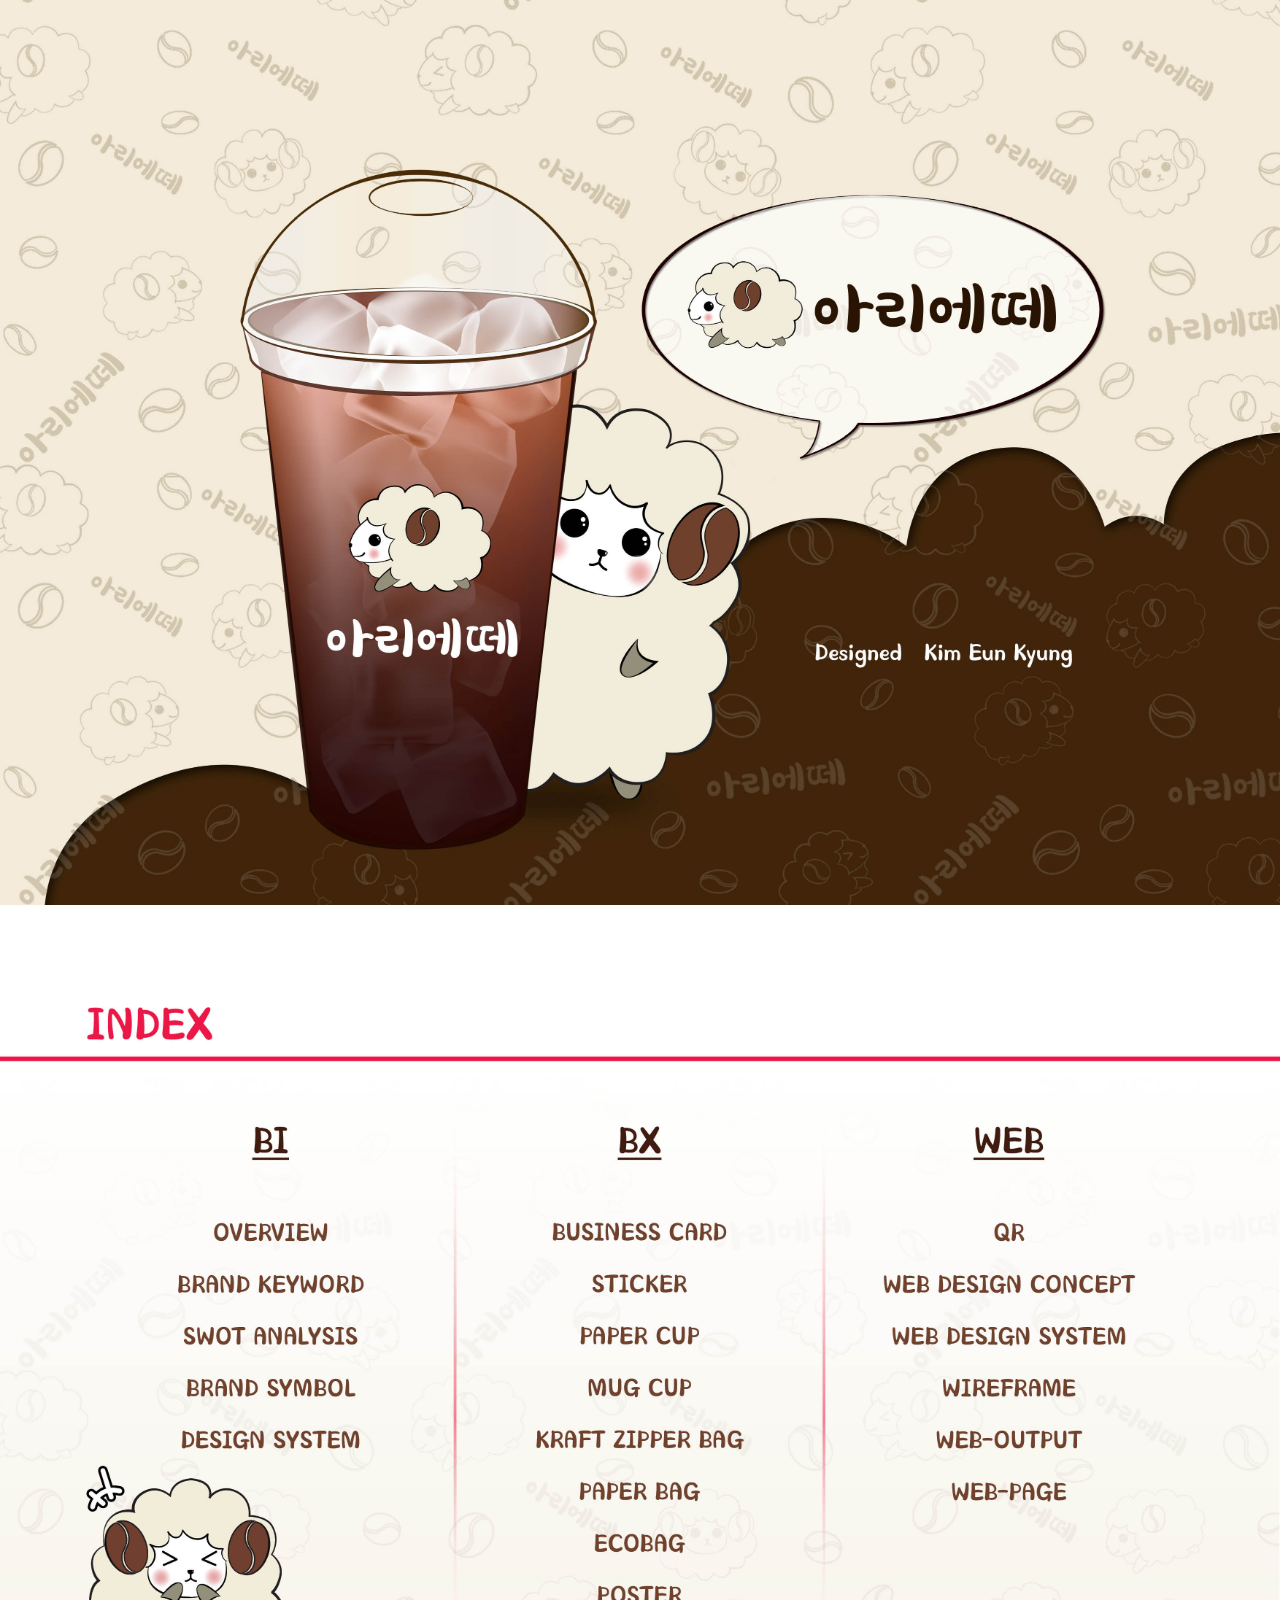
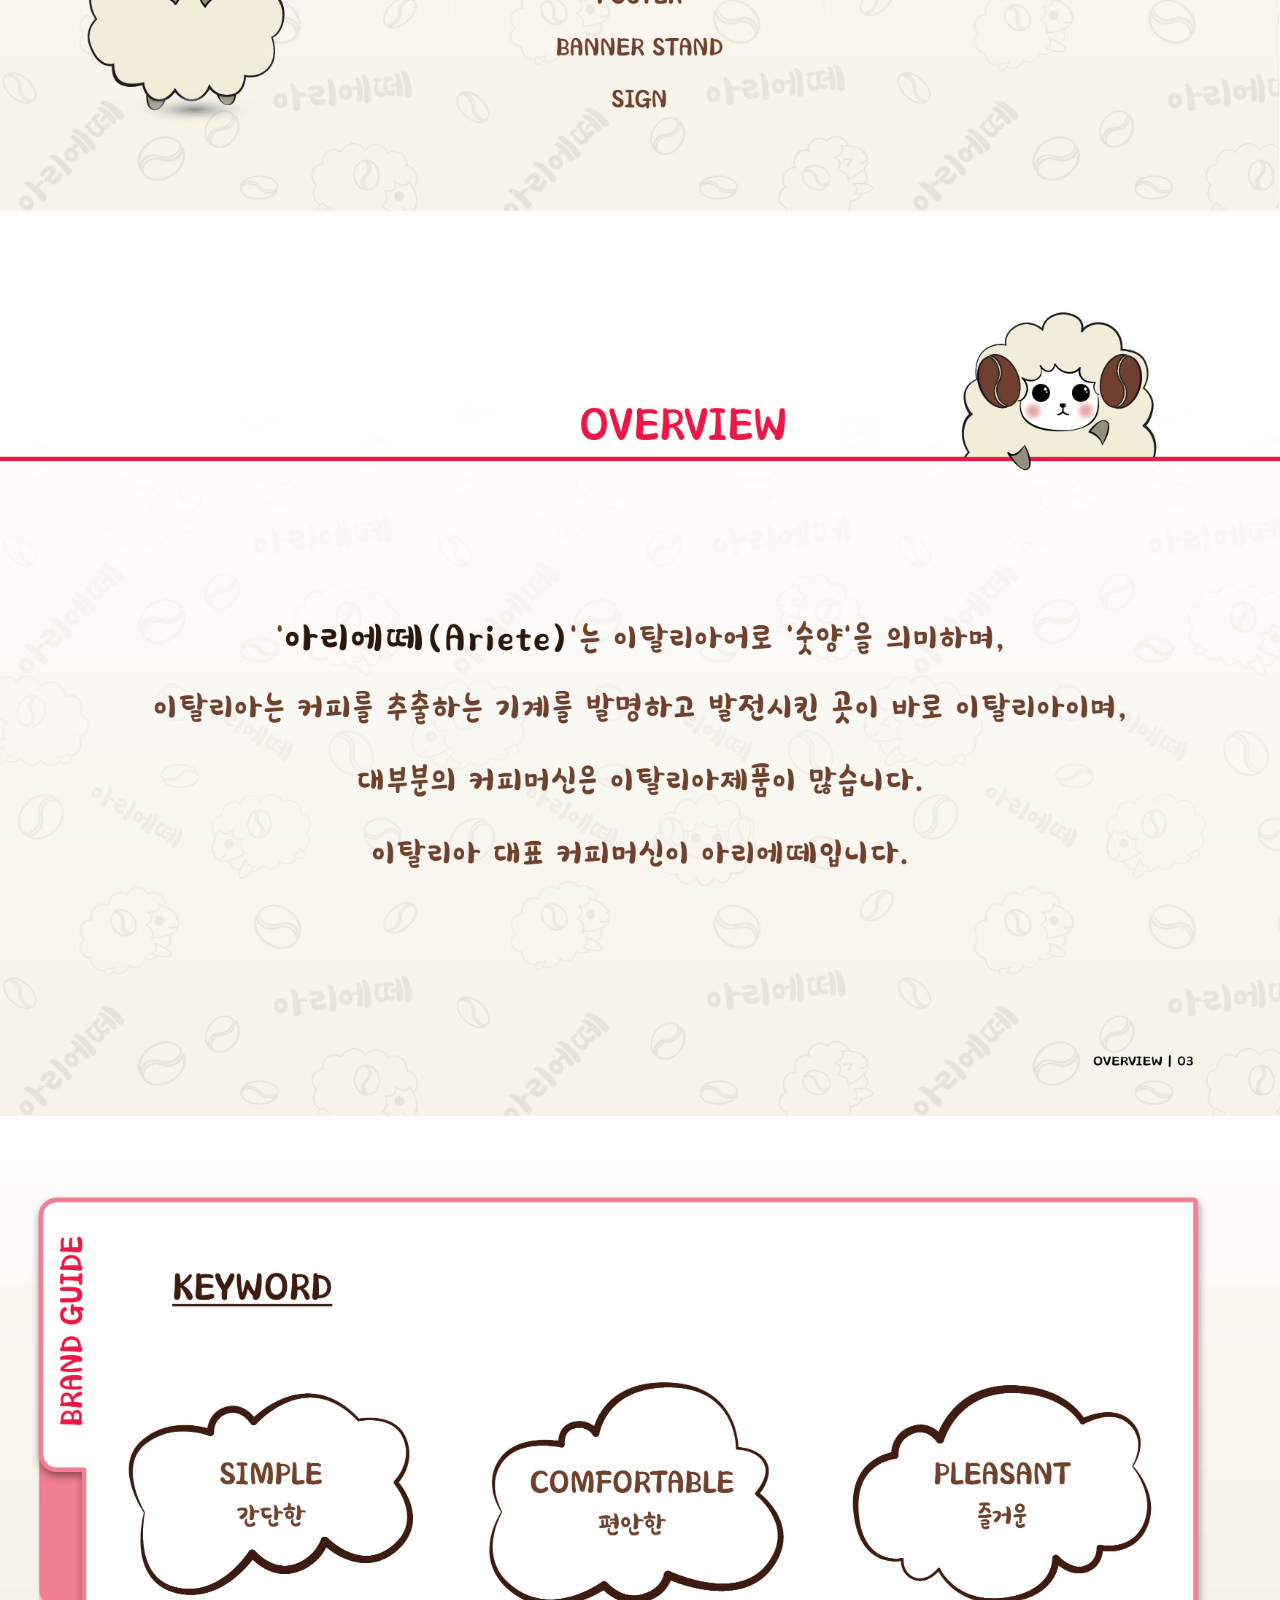
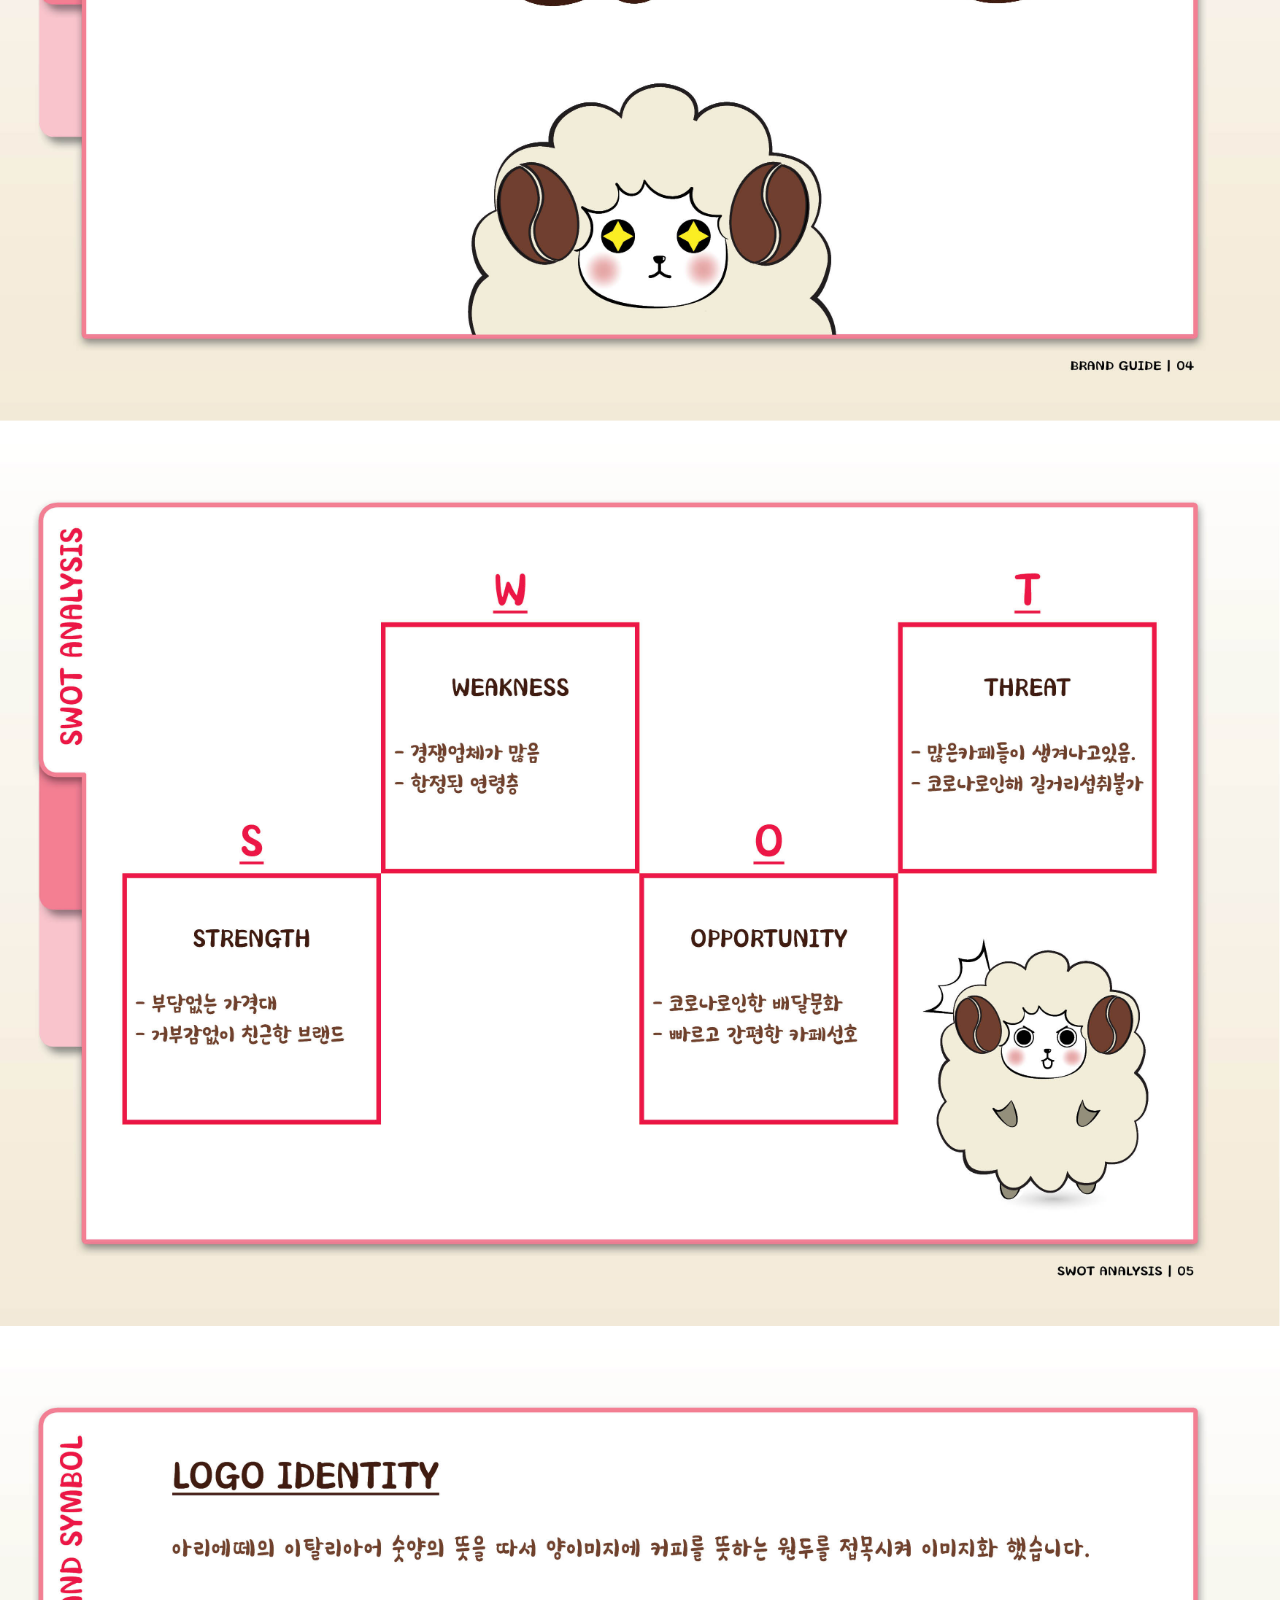
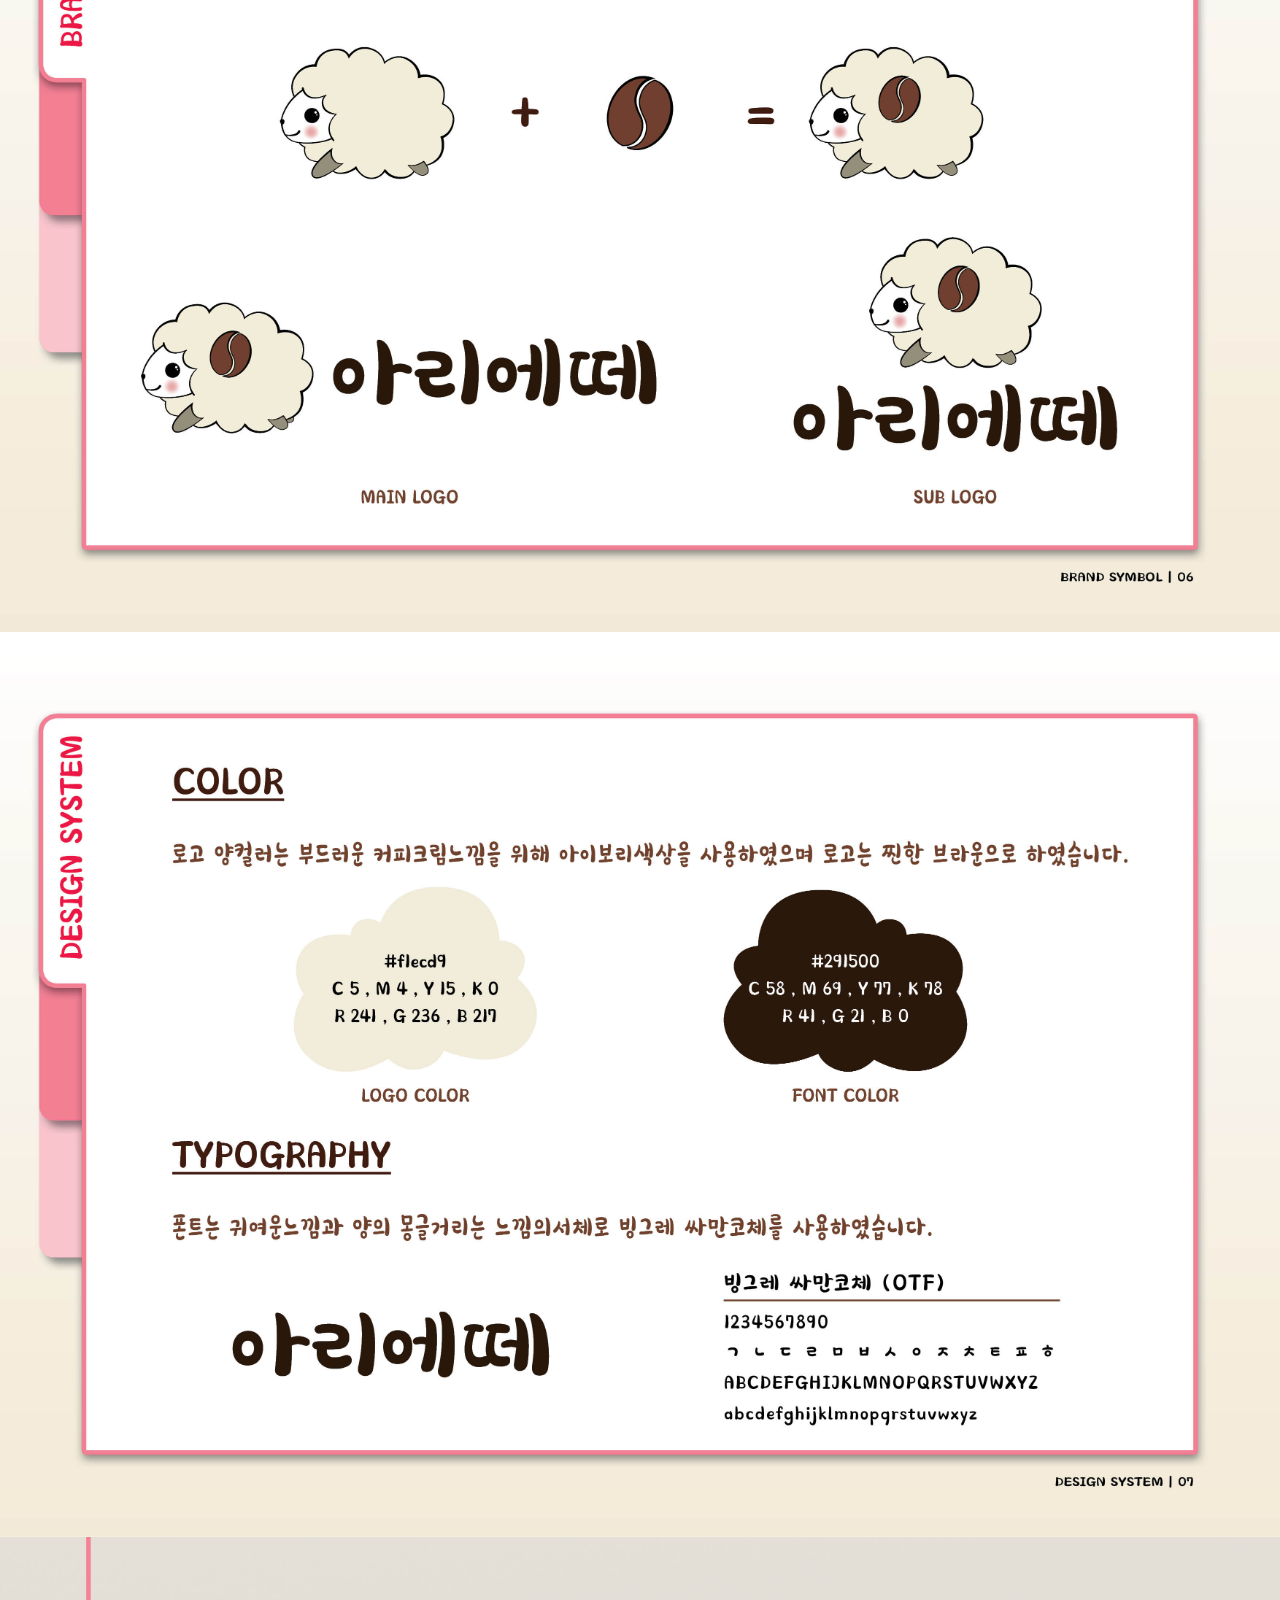
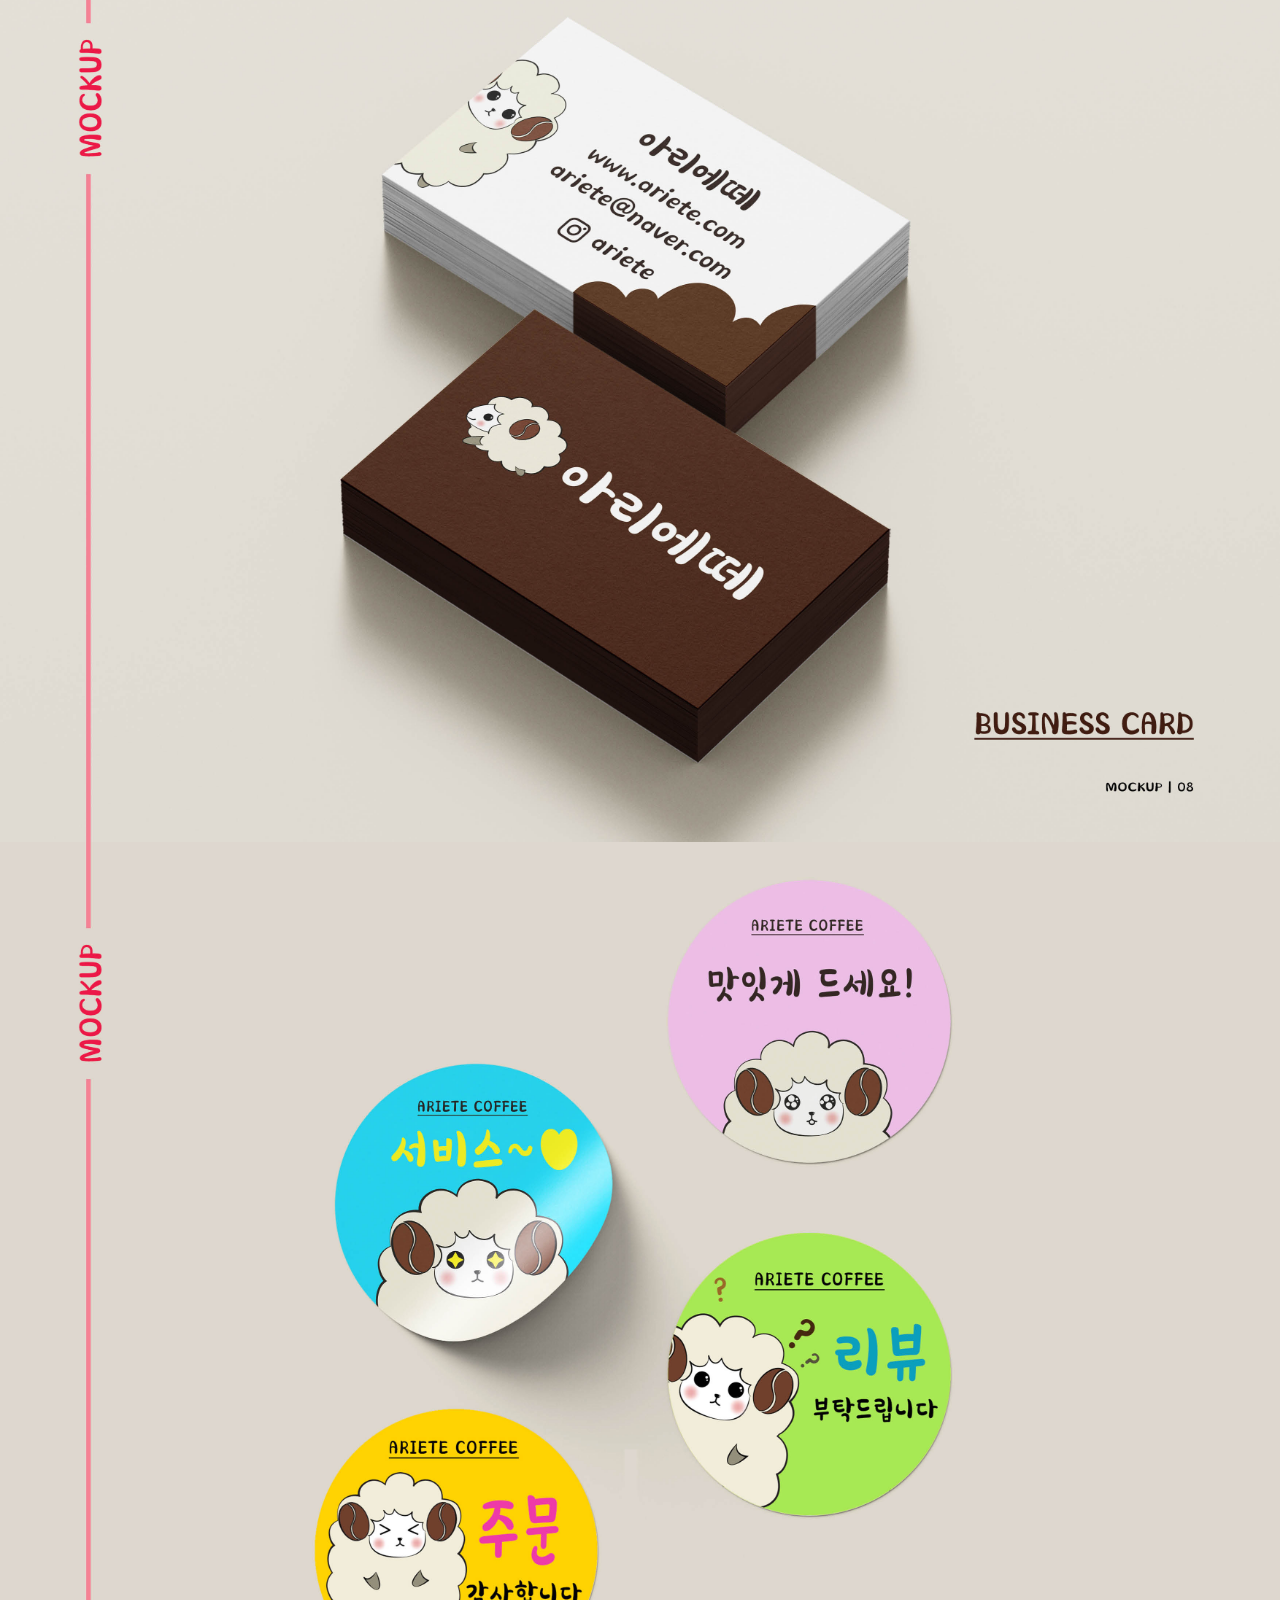
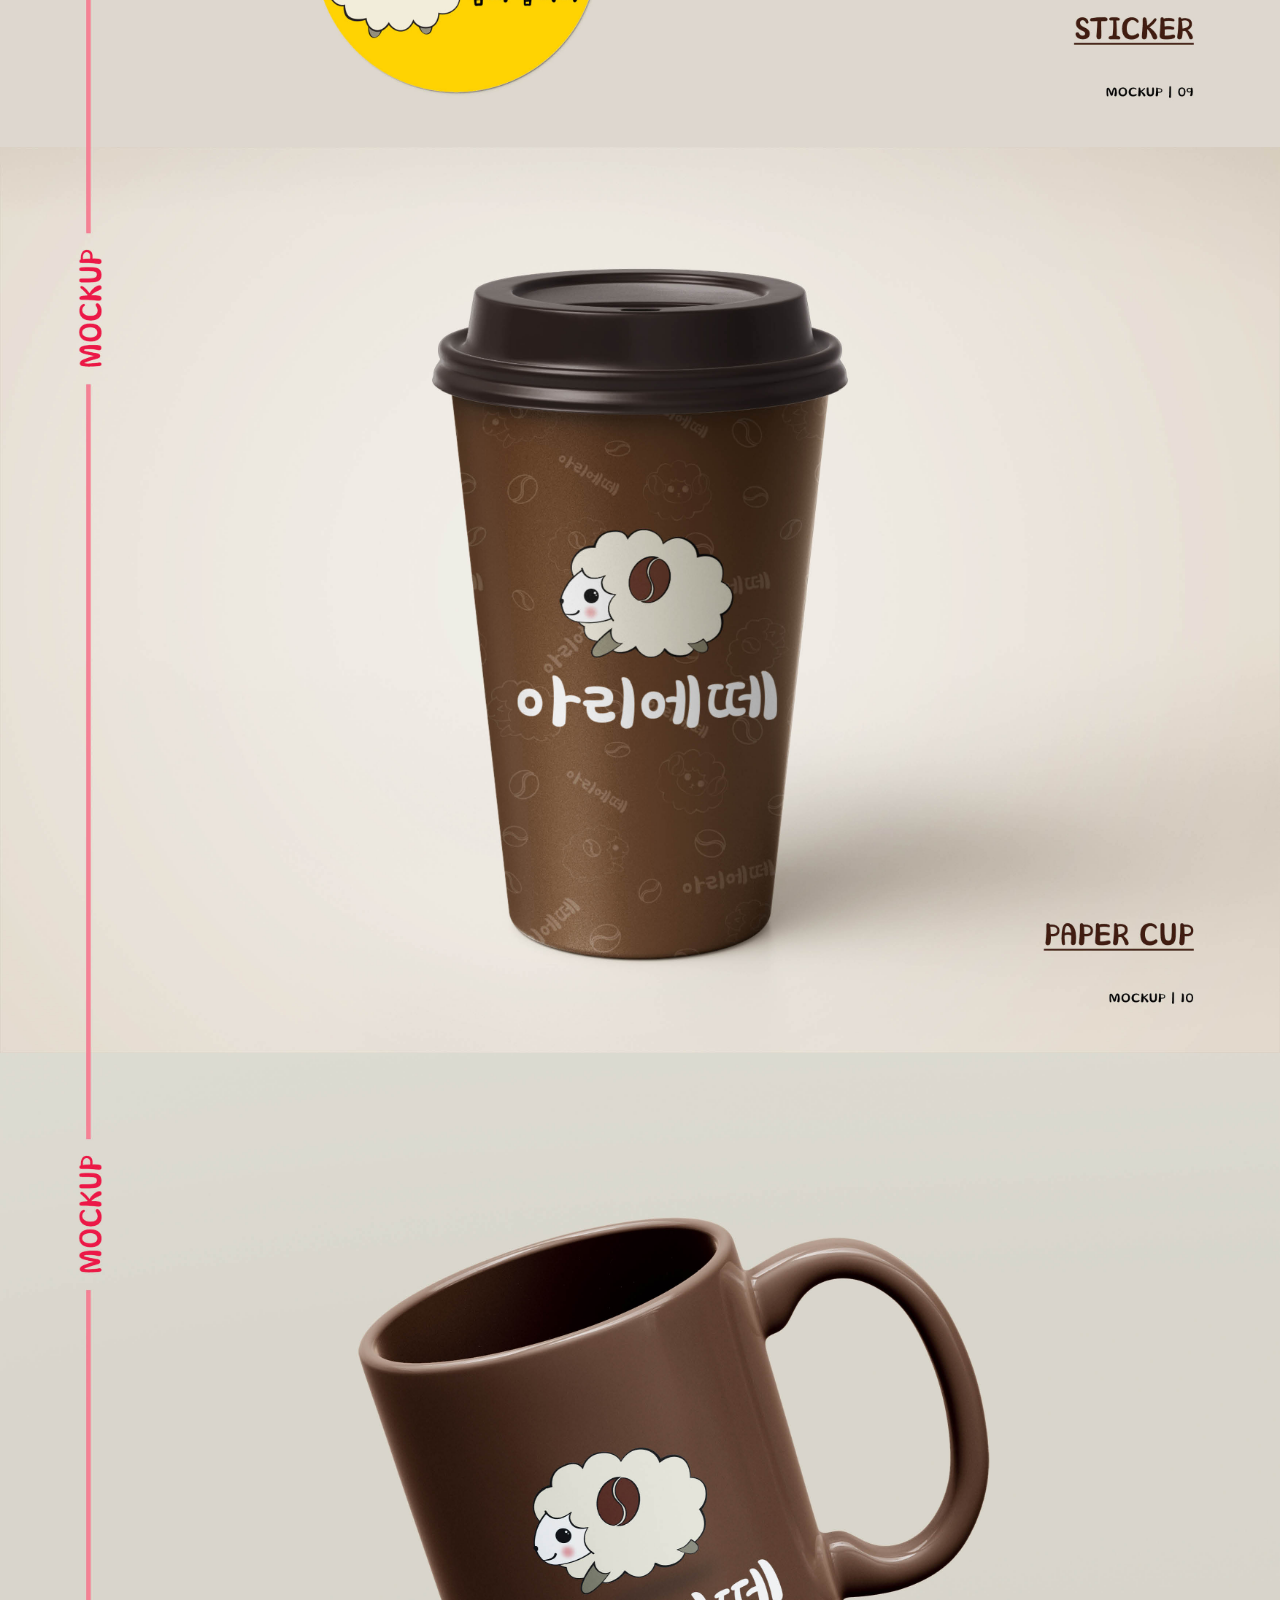
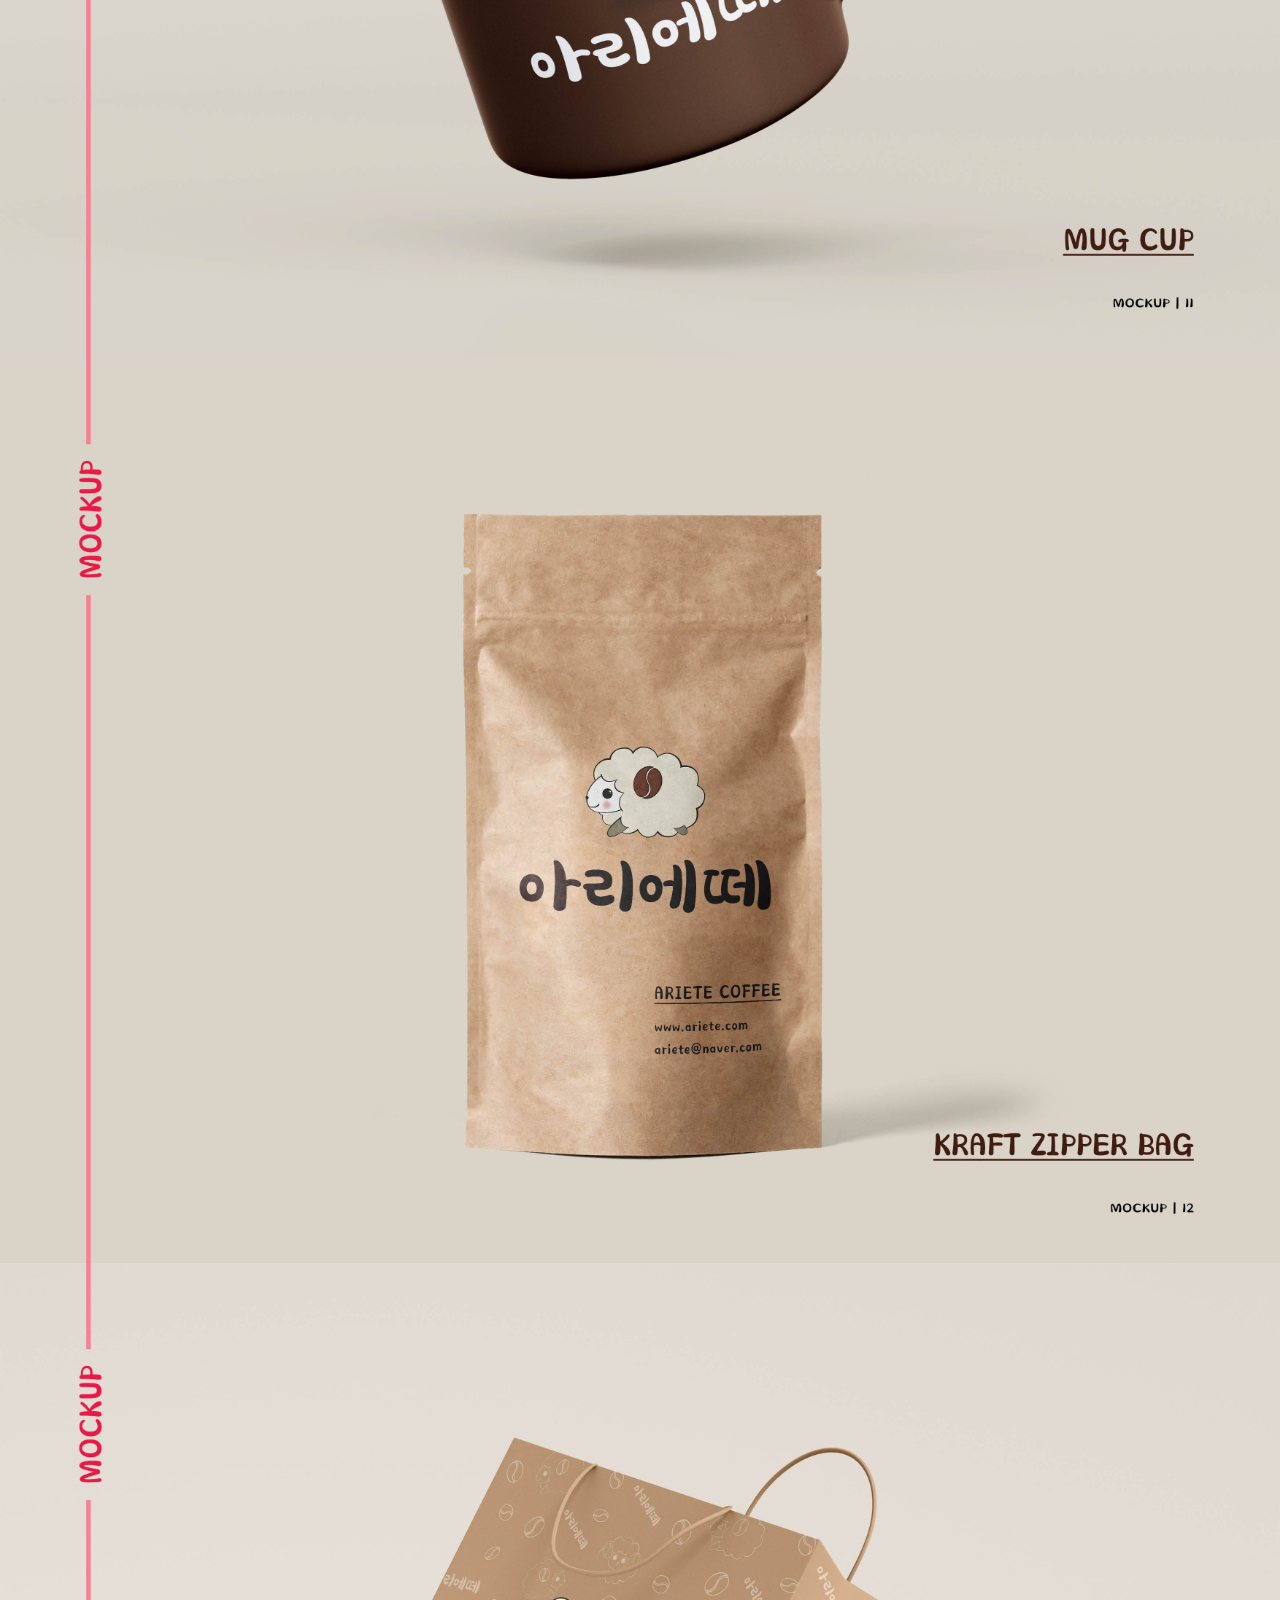
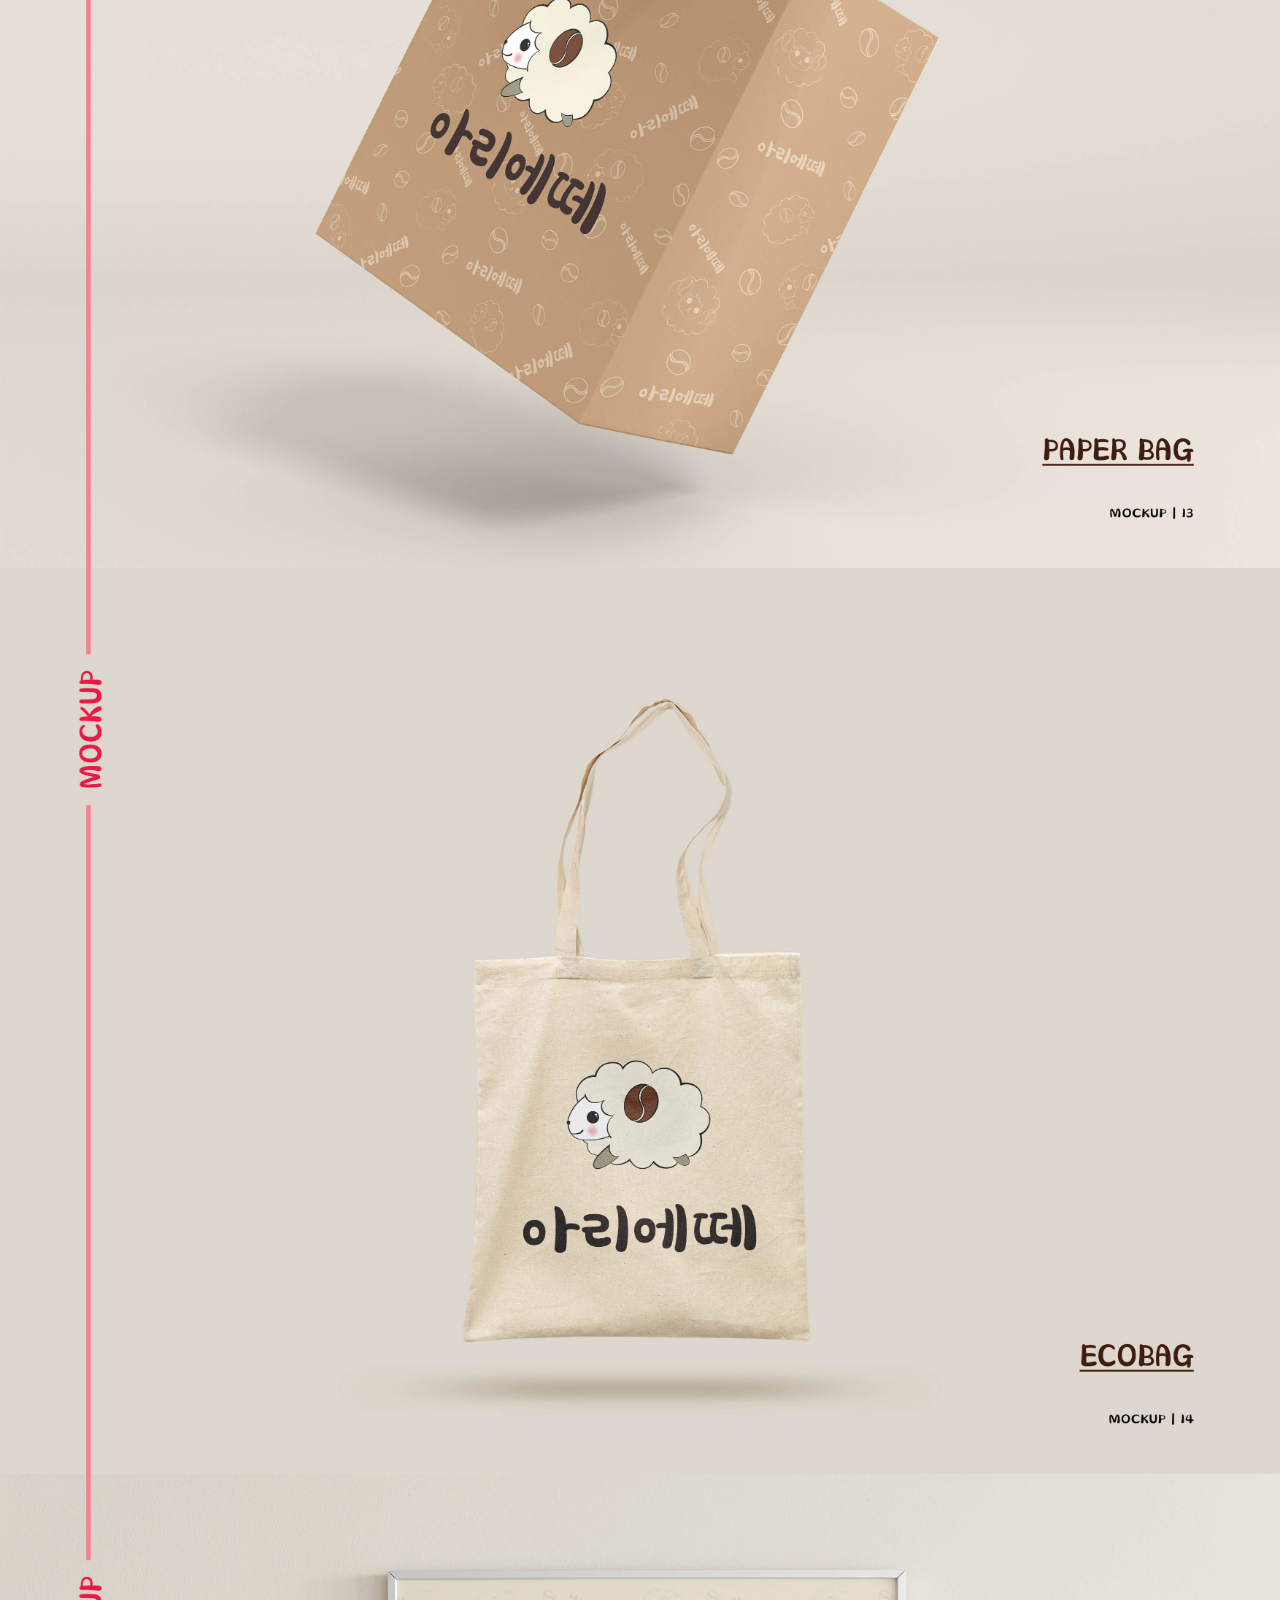
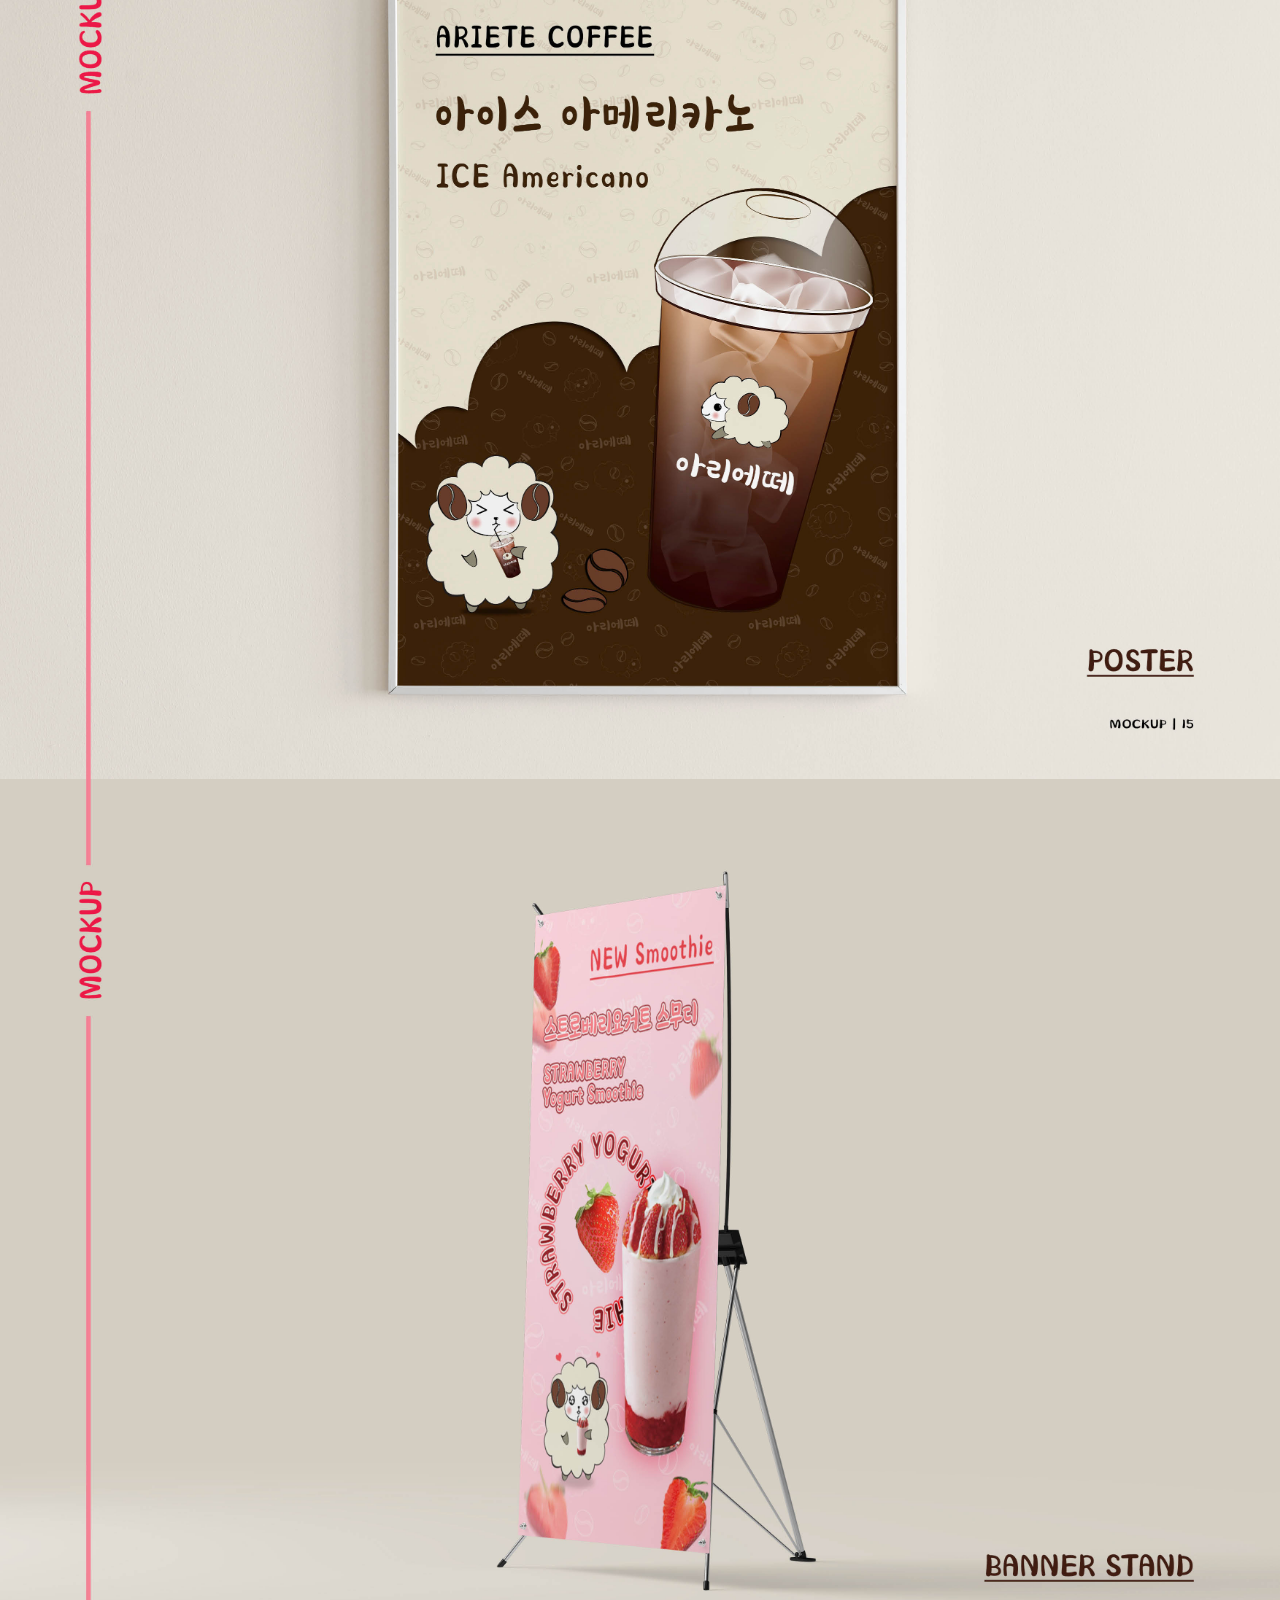
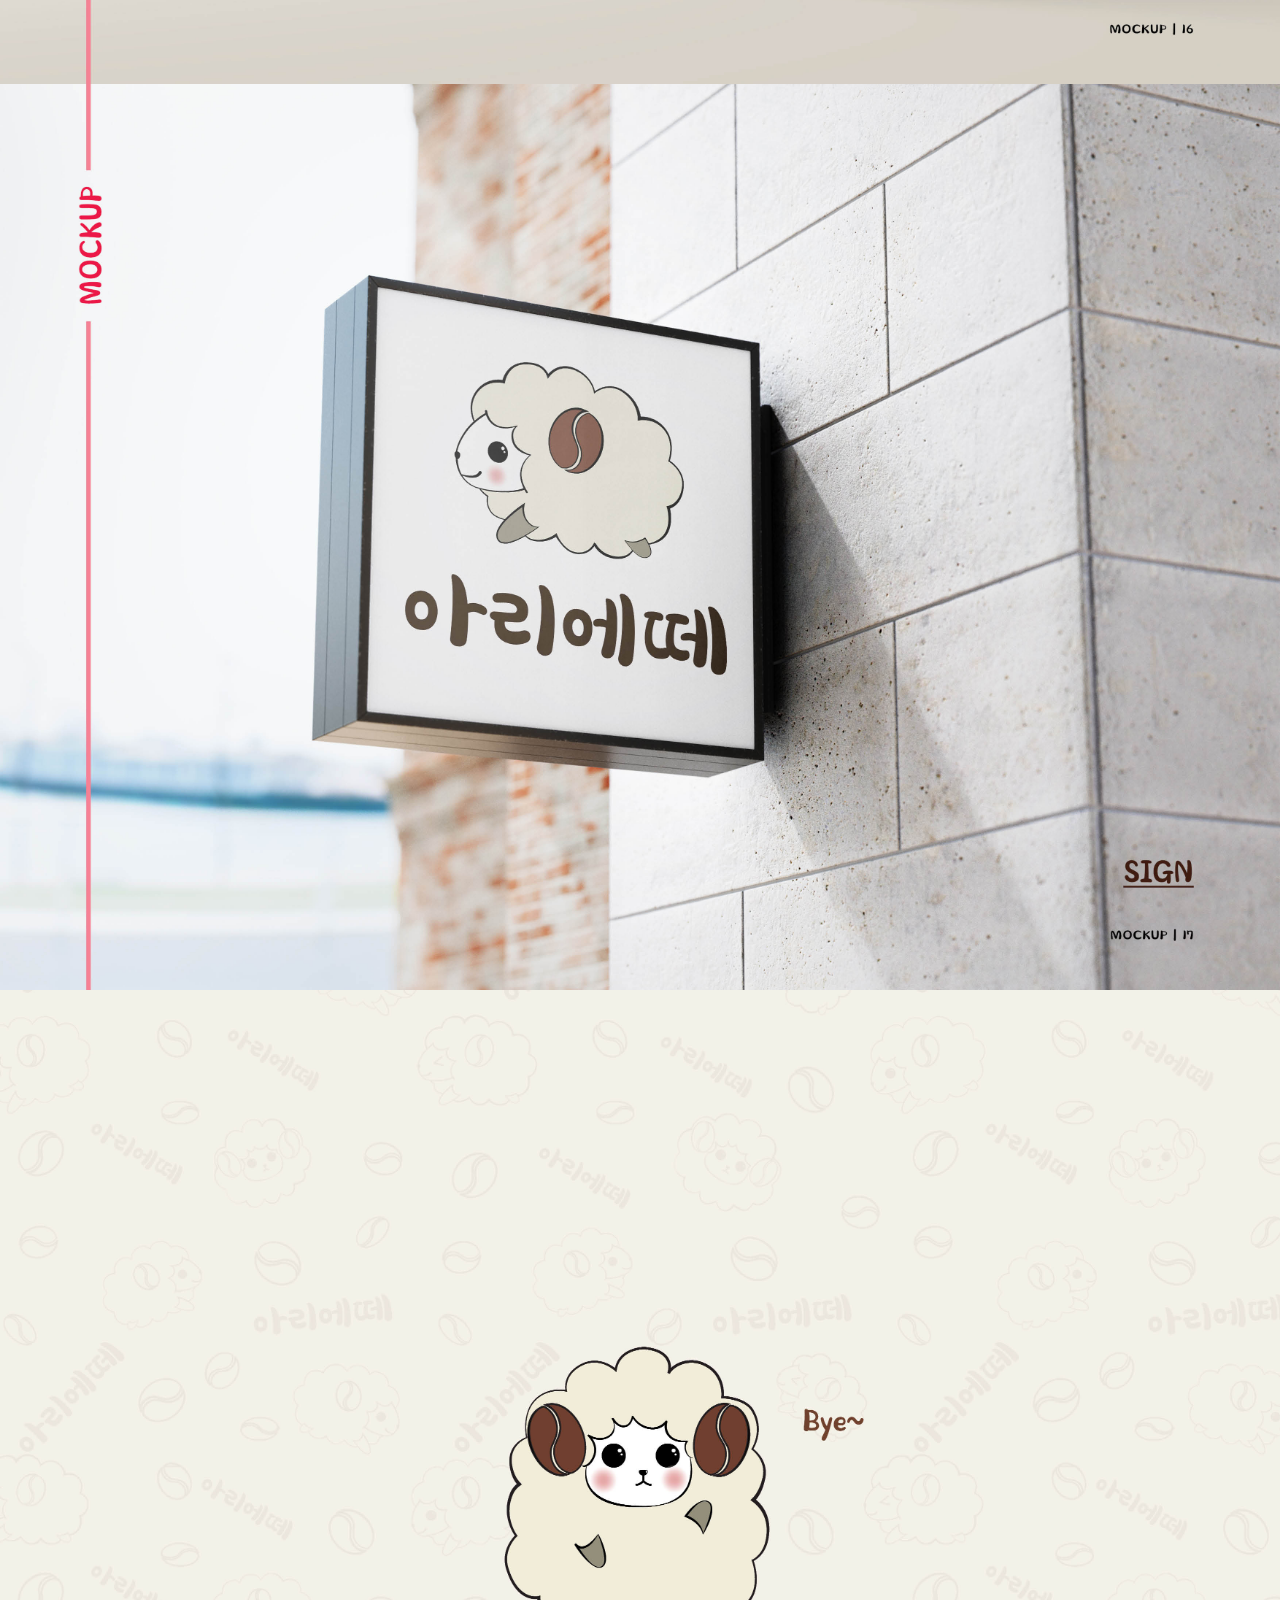
<file: ariete.html>
<!DOCTYPE html>
<html lang="ko">
<head>
  <meta charset="UTF-8">
  <meta http-equiv="X-UA-Compatible" content="IE=edge">
  <meta name="viewport" content="width=device-width, initial-scale=1.0">
  <link href="images/icpn_ariete.png" rel="icon" type="image/png" sizes="32x32" ><!--파비콘-->
  <title>ariete</title>
  <style>
    *{margin: 0; padding: 0;}
    img{
      display: block;
      width: 100%;
    }
  </style>
</head>
<body>
  <img src="images/ariete1.jpg" alt="">
  <img src="images/ariete2.jpg" alt="">
  <img src="images/ariete3.jpg" alt="">
  <img src="images/ariete4.jpg" alt="">
  <img src="images/ariete5.jpg" alt="">
  <img src="images/ariete6.jpg" alt="">
  <img src="images/ariete7.jpg" alt="">
  <img src="images/ariete8.jpg" alt="">
  <img src="images/ariete9.jpg" alt="">
  <img src="images/ariete10.jpg" alt="">
  <img src="images/ariete11.jpg" alt="">
  <img src="images/ariete12.jpg" alt="">
  <img src="images/ariete13.jpg" alt="">
  <img src="images/ariete14.jpg" alt="">
  <img src="images/ariete15.jpg" alt="">
  <img src="images/ariete16.jpg" alt="">
  <img src="images/ariete17.jpg" alt="">
  <img src="images/ariete24.jpg" alt="">

 
</body>
</html>
</file>
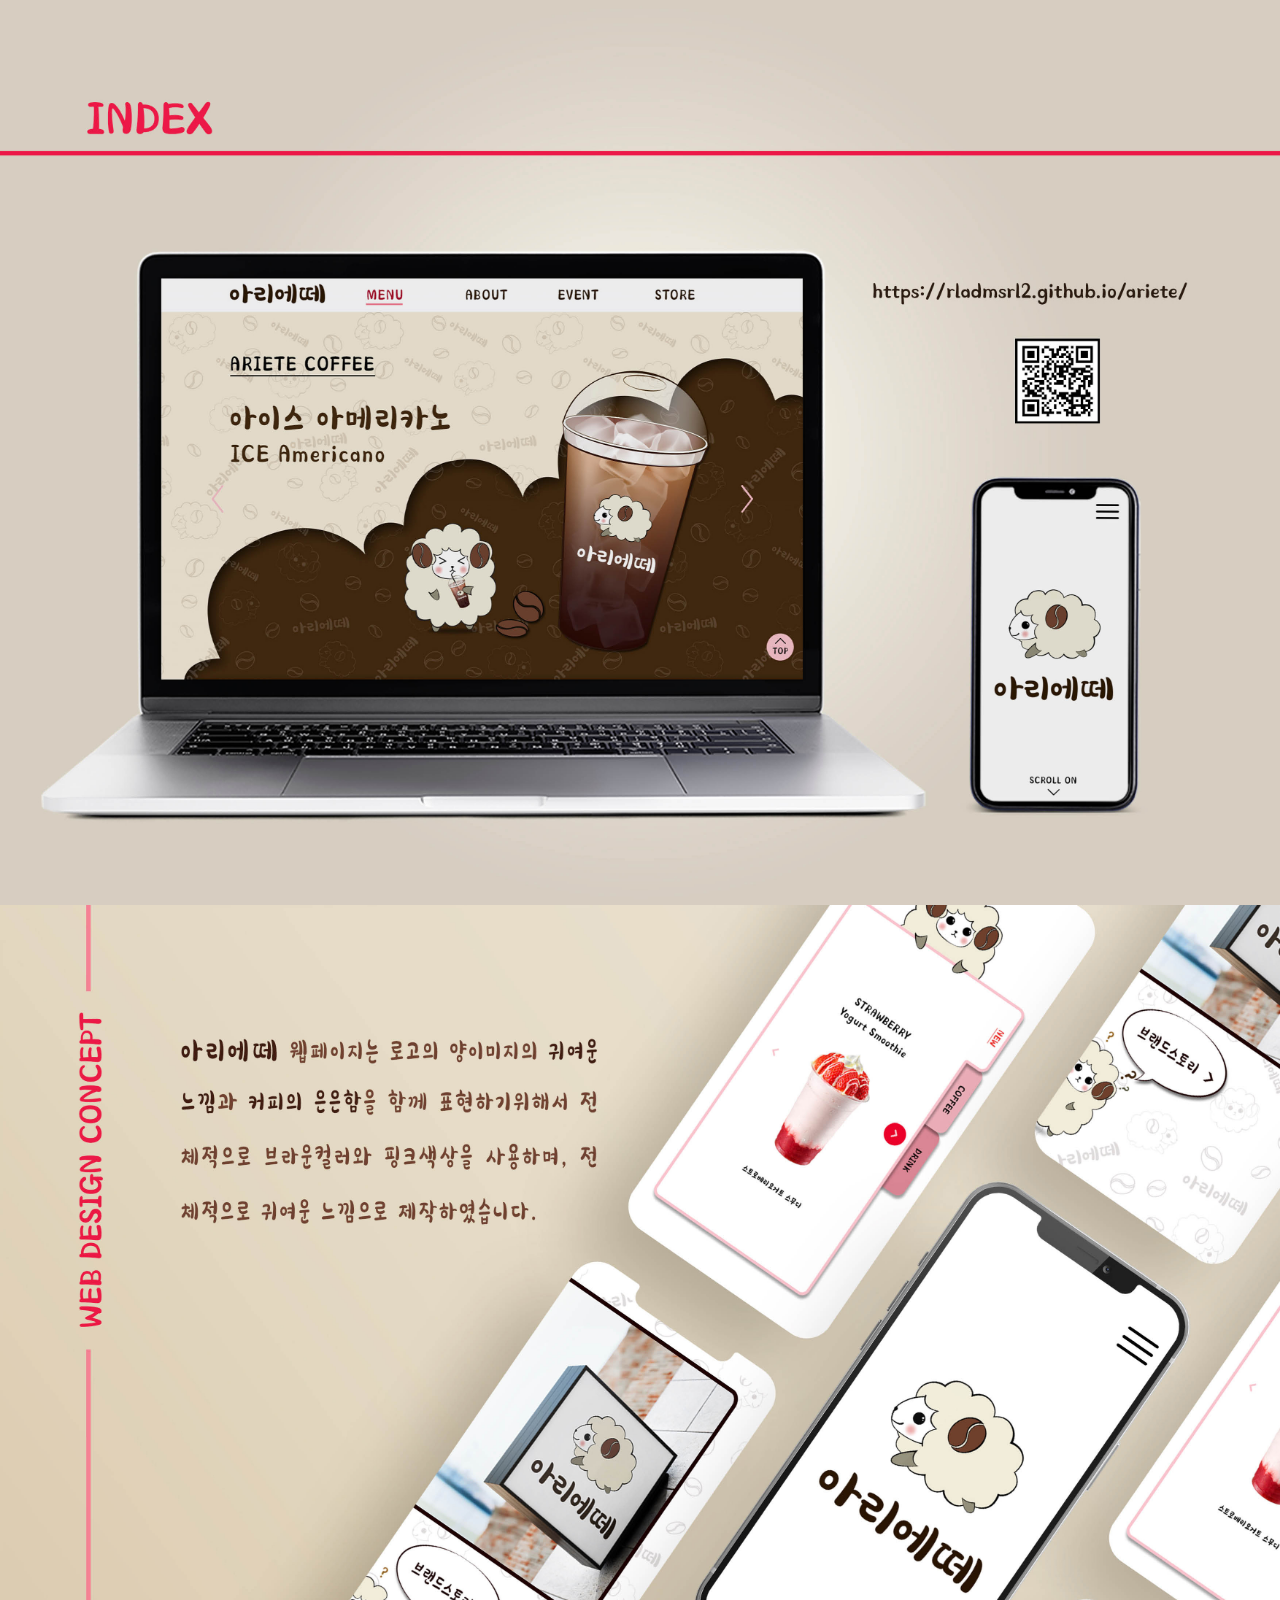
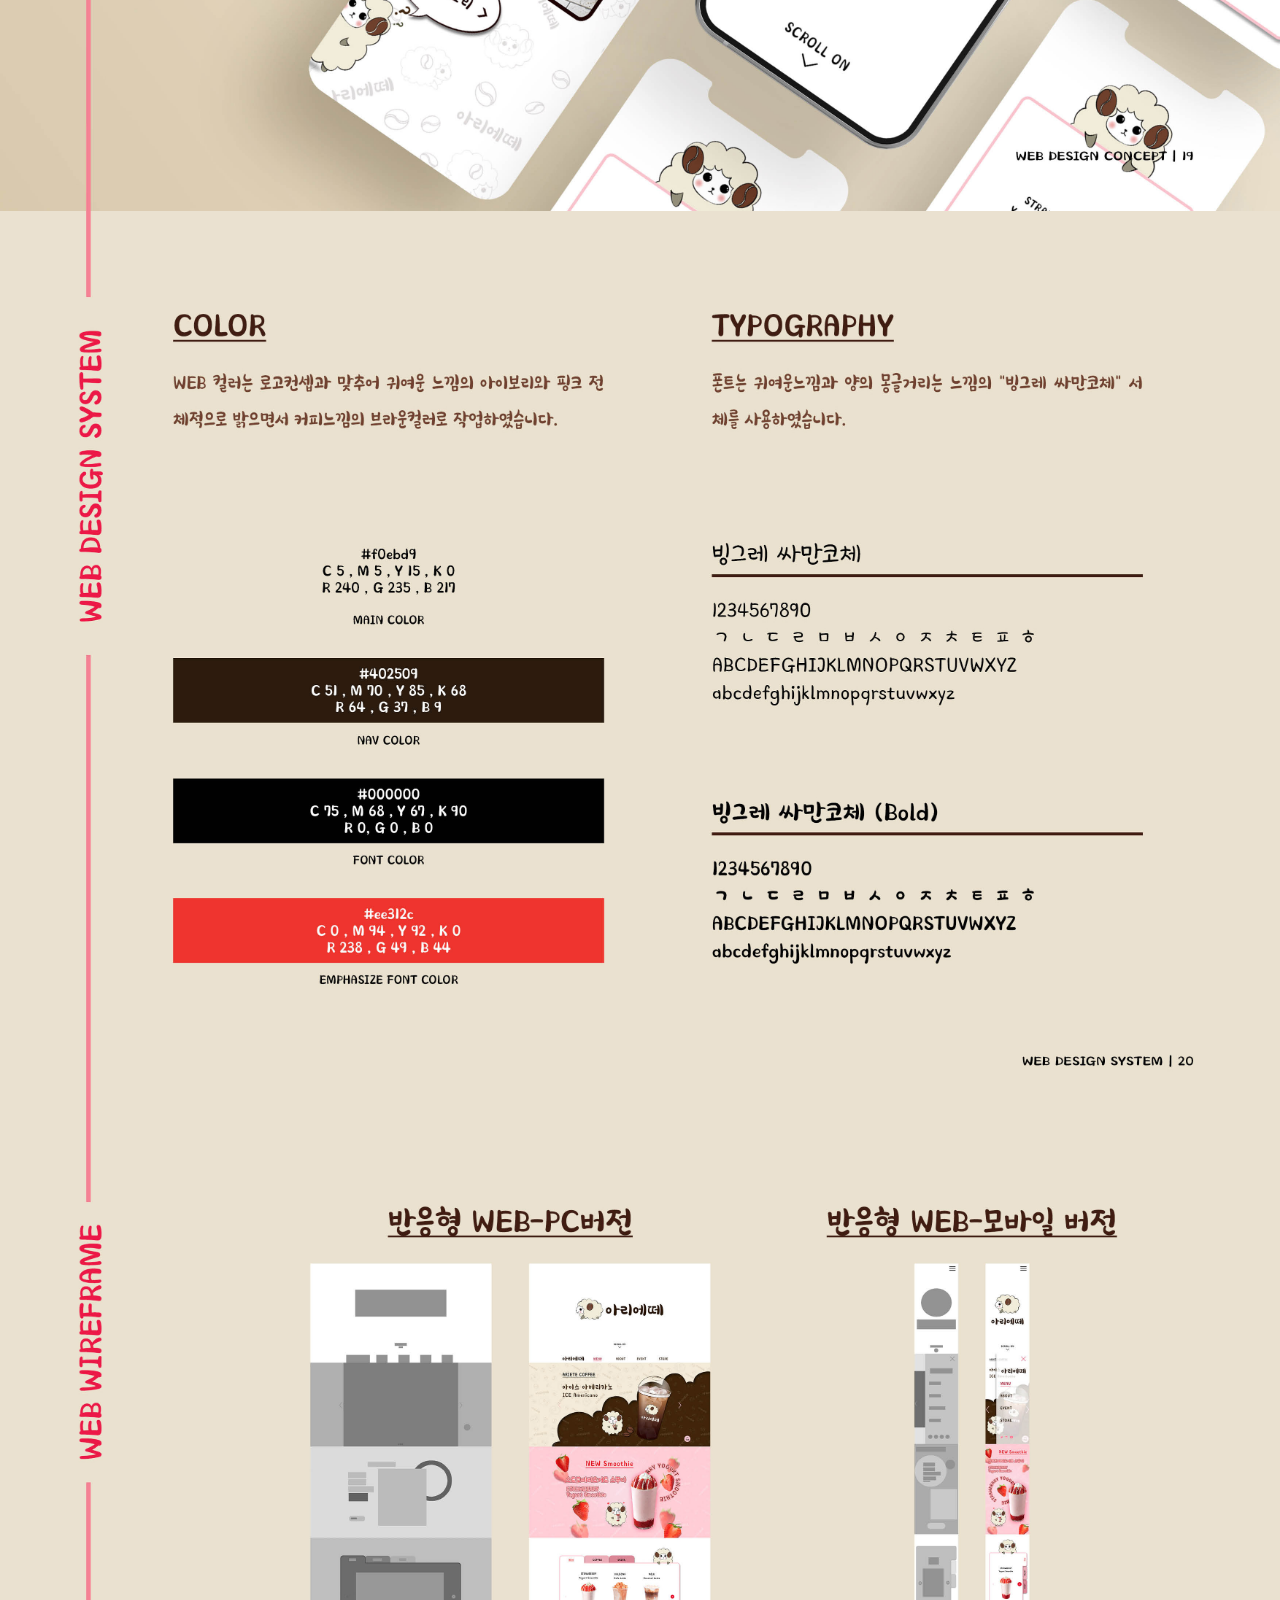
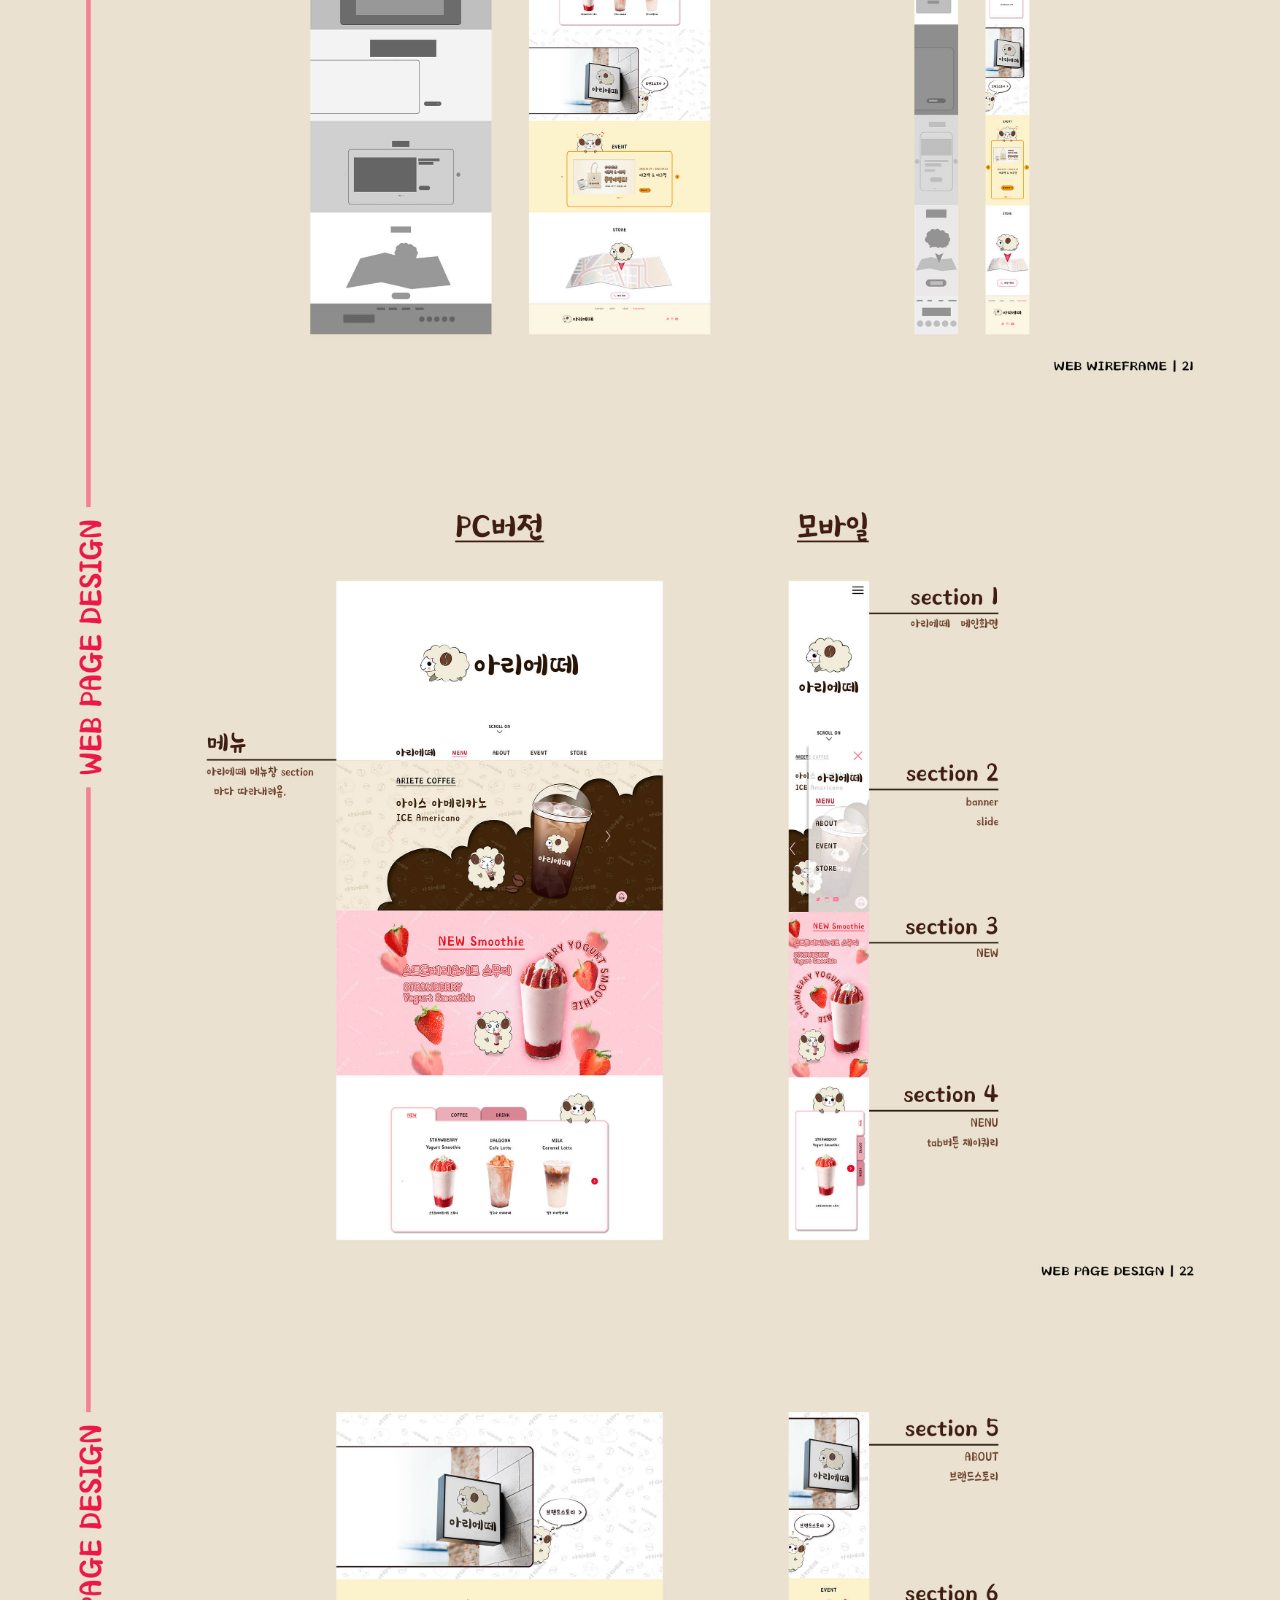
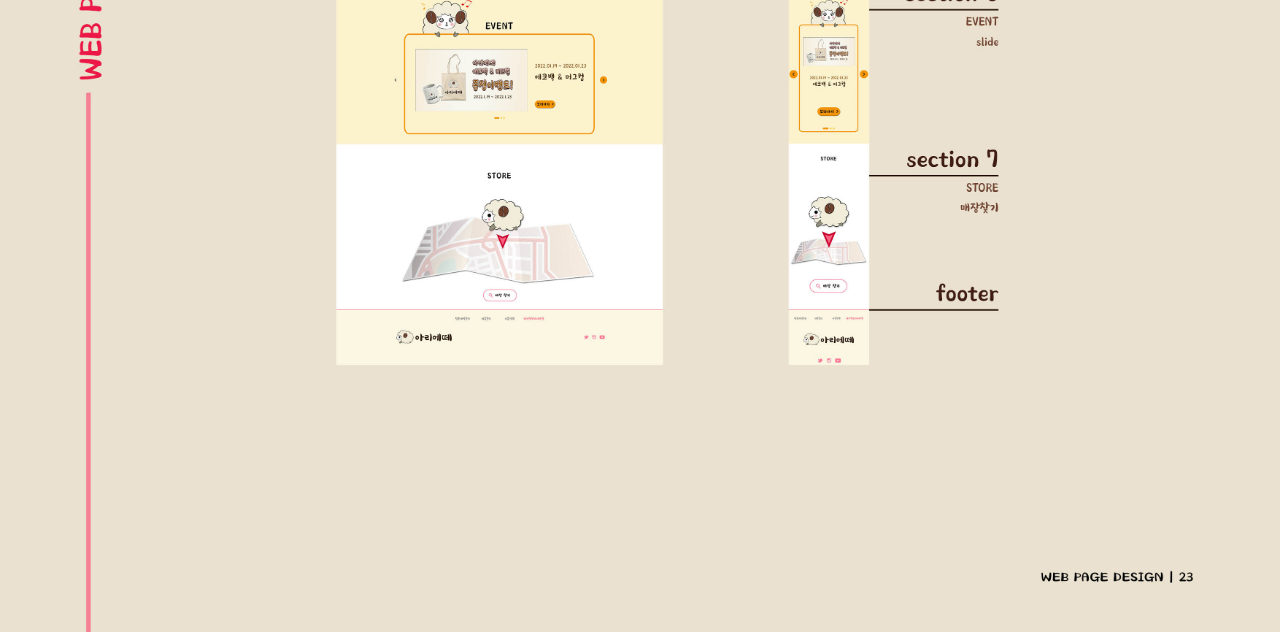
<file: ariete_web.html>
<!DOCTYPE html>
<html lang="ko">
<head>
  <meta charset="UTF-8">
  <meta http-equiv="X-UA-Compatible" content="IE=edge">
  <meta name="viewport" content="width=device-width, initial-scale=1.0">
  <link href="images/icpn_ariete.png" rel="icon" type="image/png" sizes="32x32" ><!--파비콘-->
  <title>ariete_web</title>
  <style>
    *{margin: 0; padding: 0;}
    img{
      display: block;
      width: 100%;
    }
  </style>
</head>
<body>
  <img src="images/ariete18.jpg" alt="">
  <img src="images/ariete19.jpg" alt="">
  <img src="images/ariete20.jpg" alt="">
  <img src="images/ariete21.jpg" alt="">
  <img src="images/ariete22.jpg" alt="">
  <img src="images/ariete23.jpg" alt="">
</body>
</html>
</file>
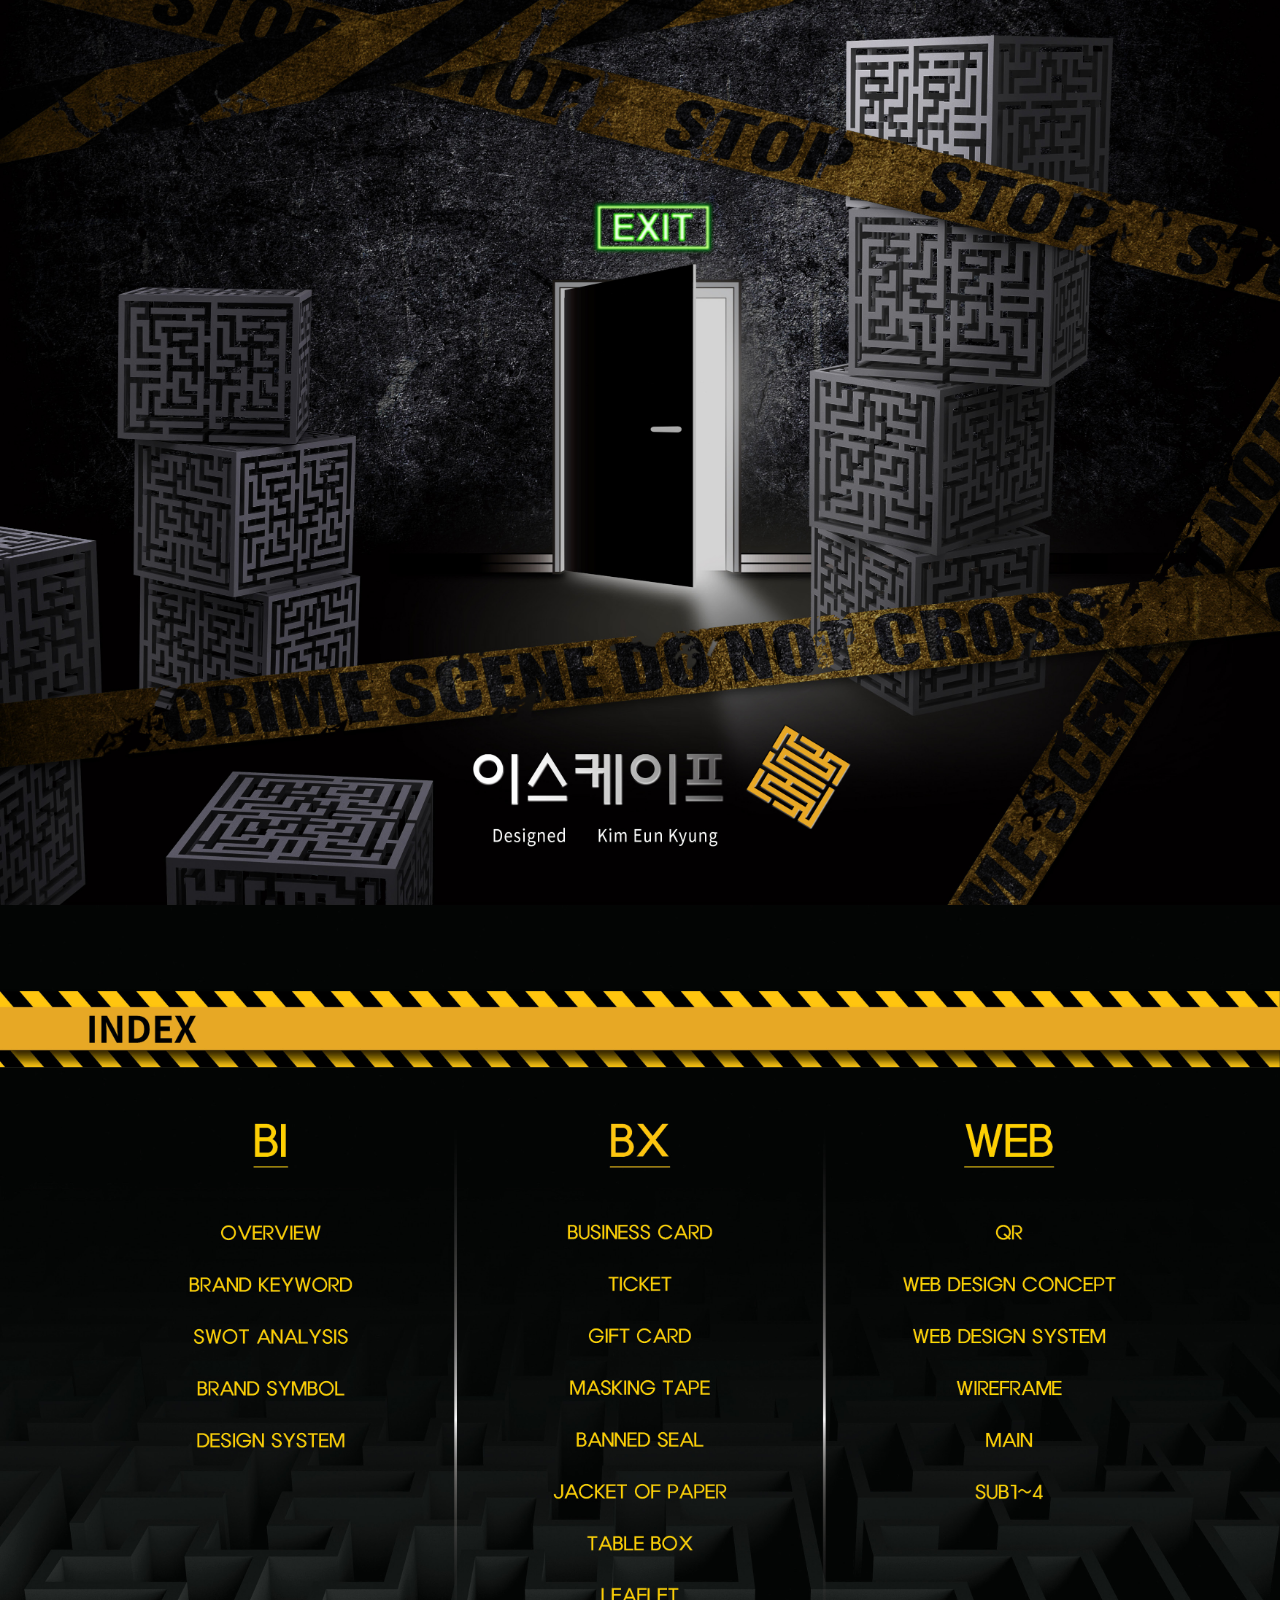
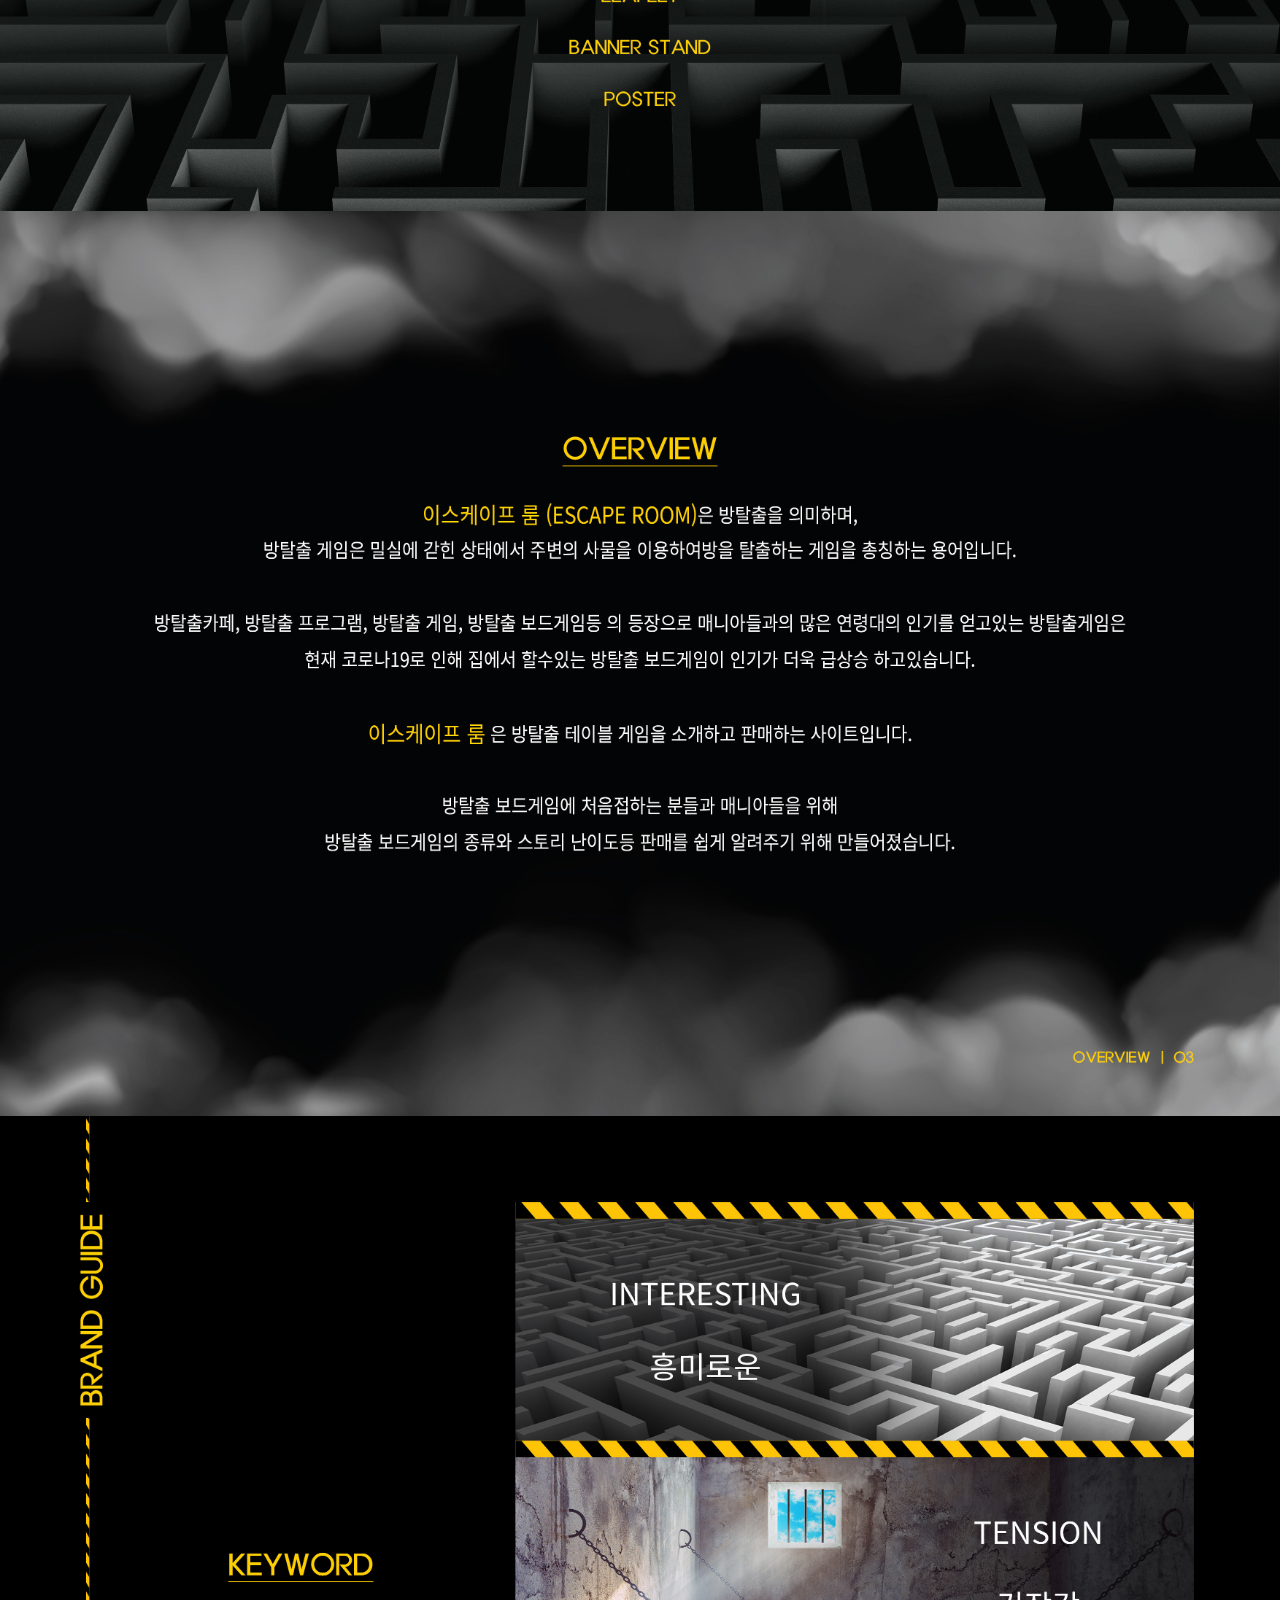
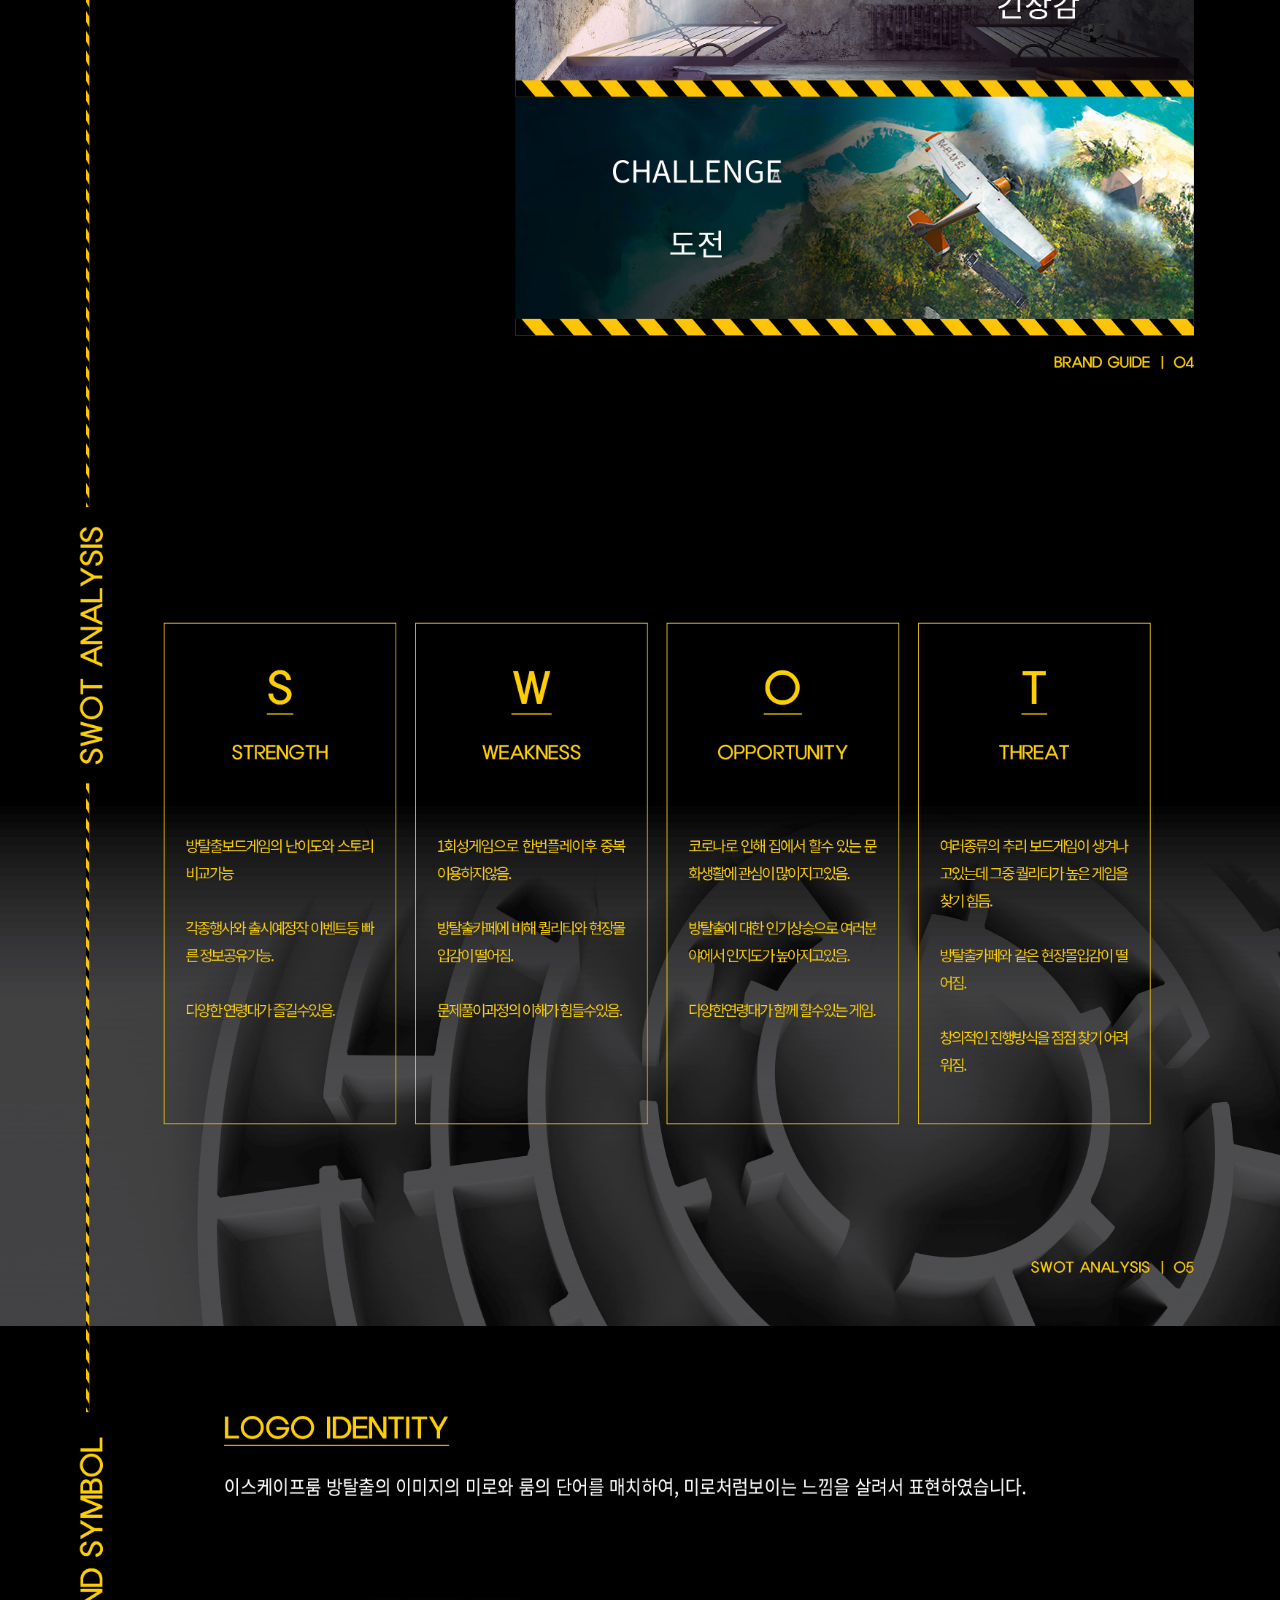
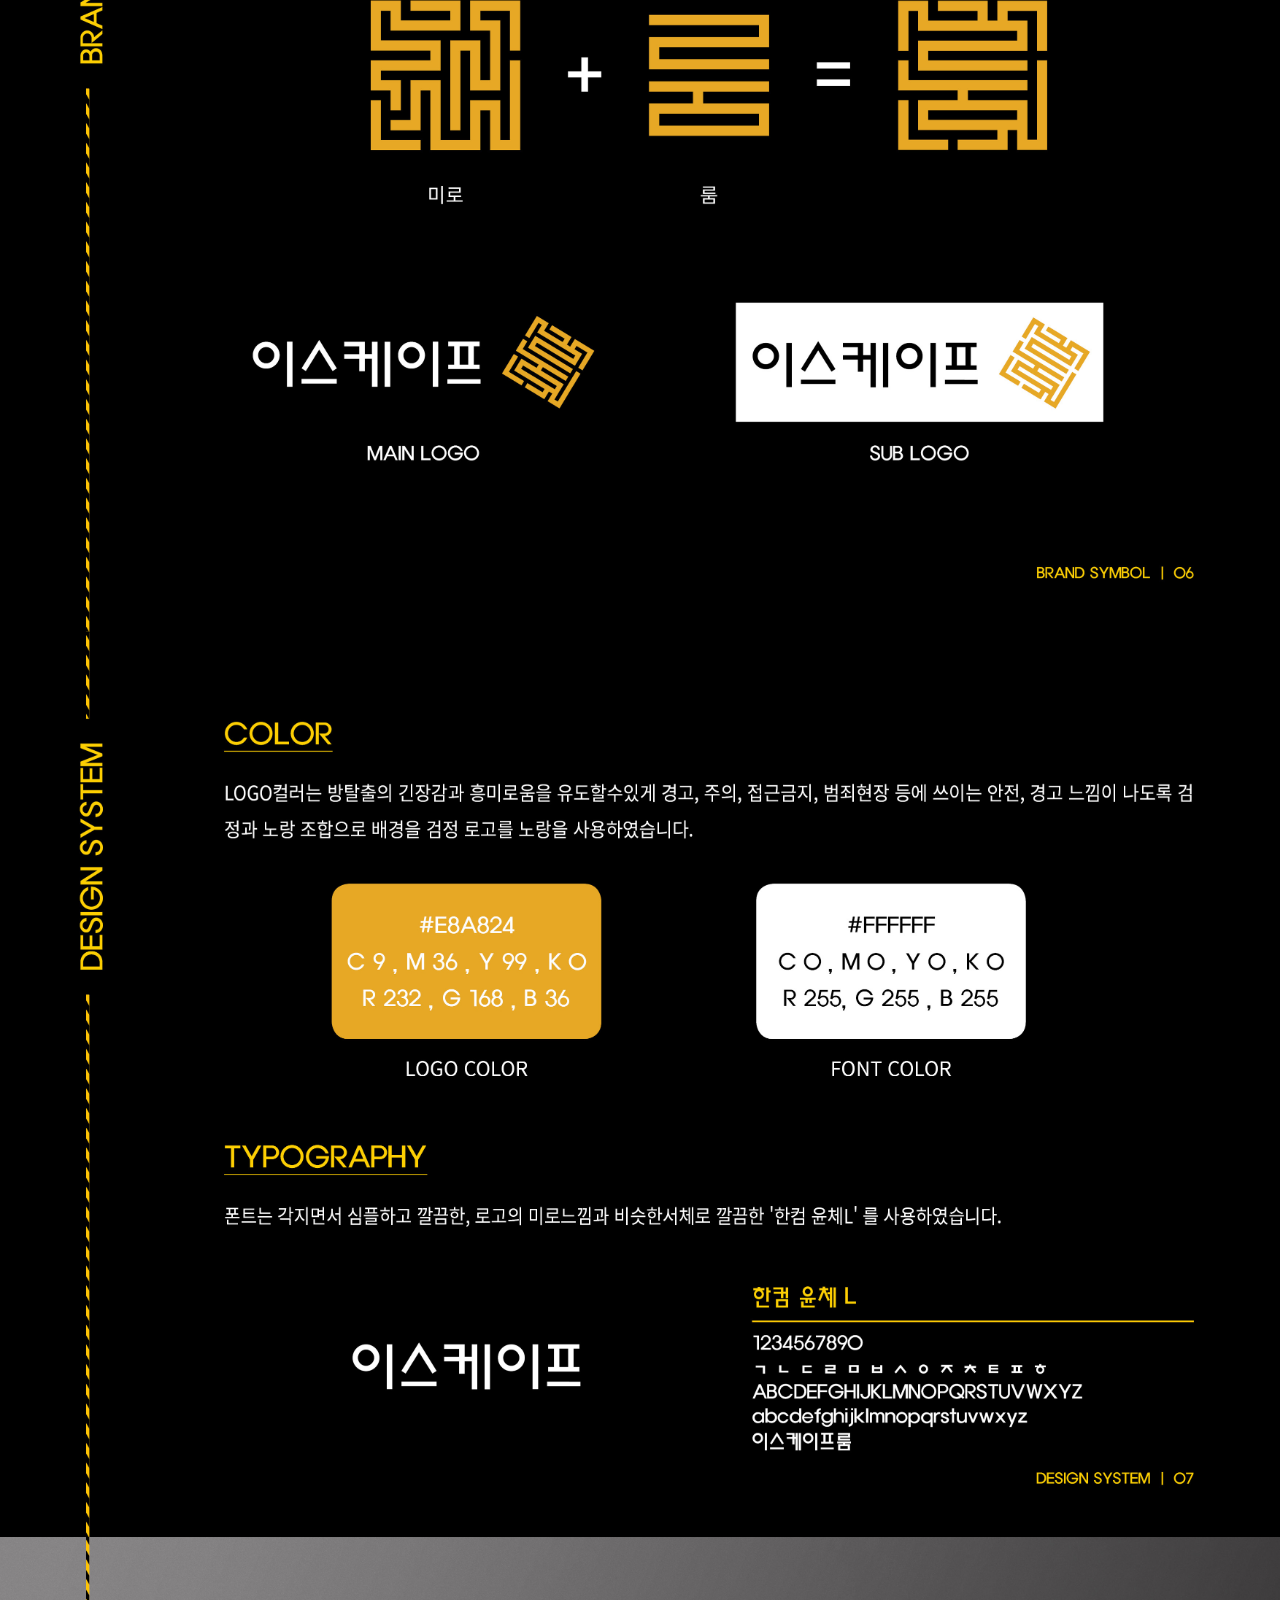
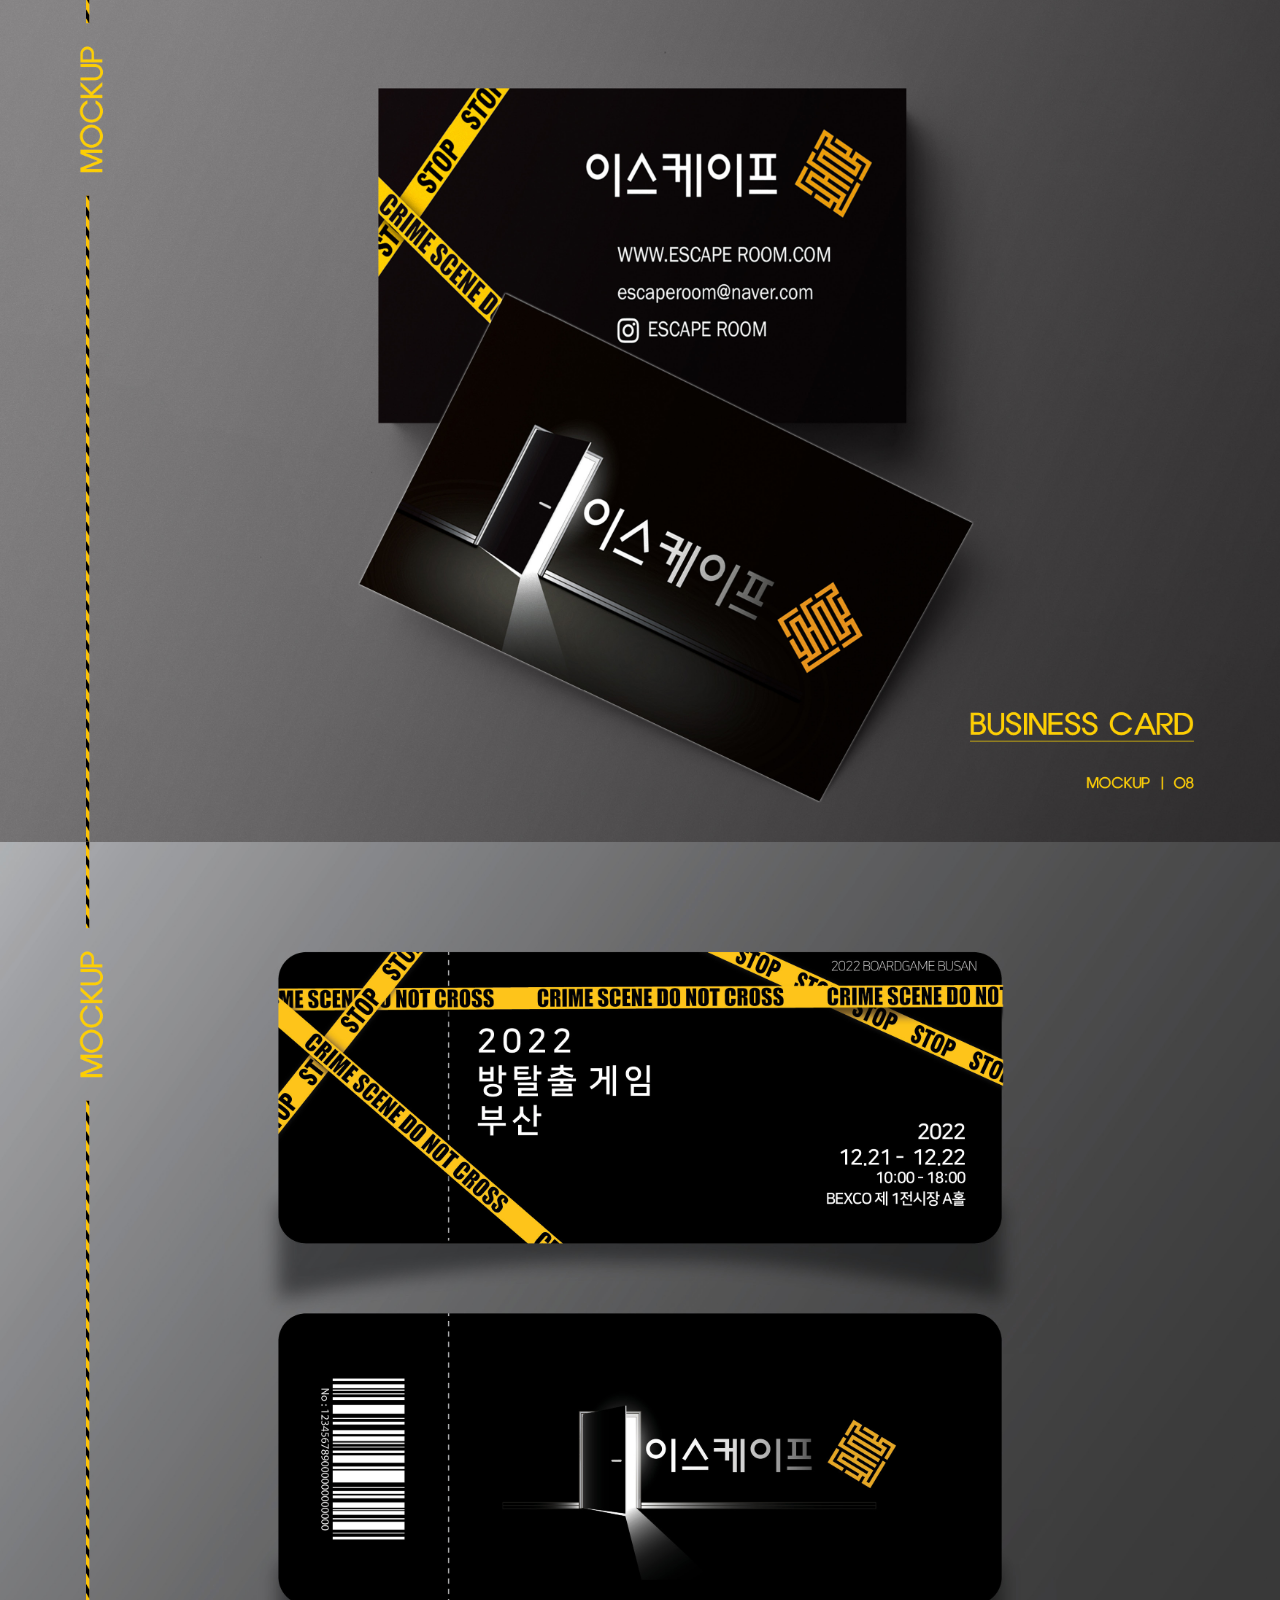
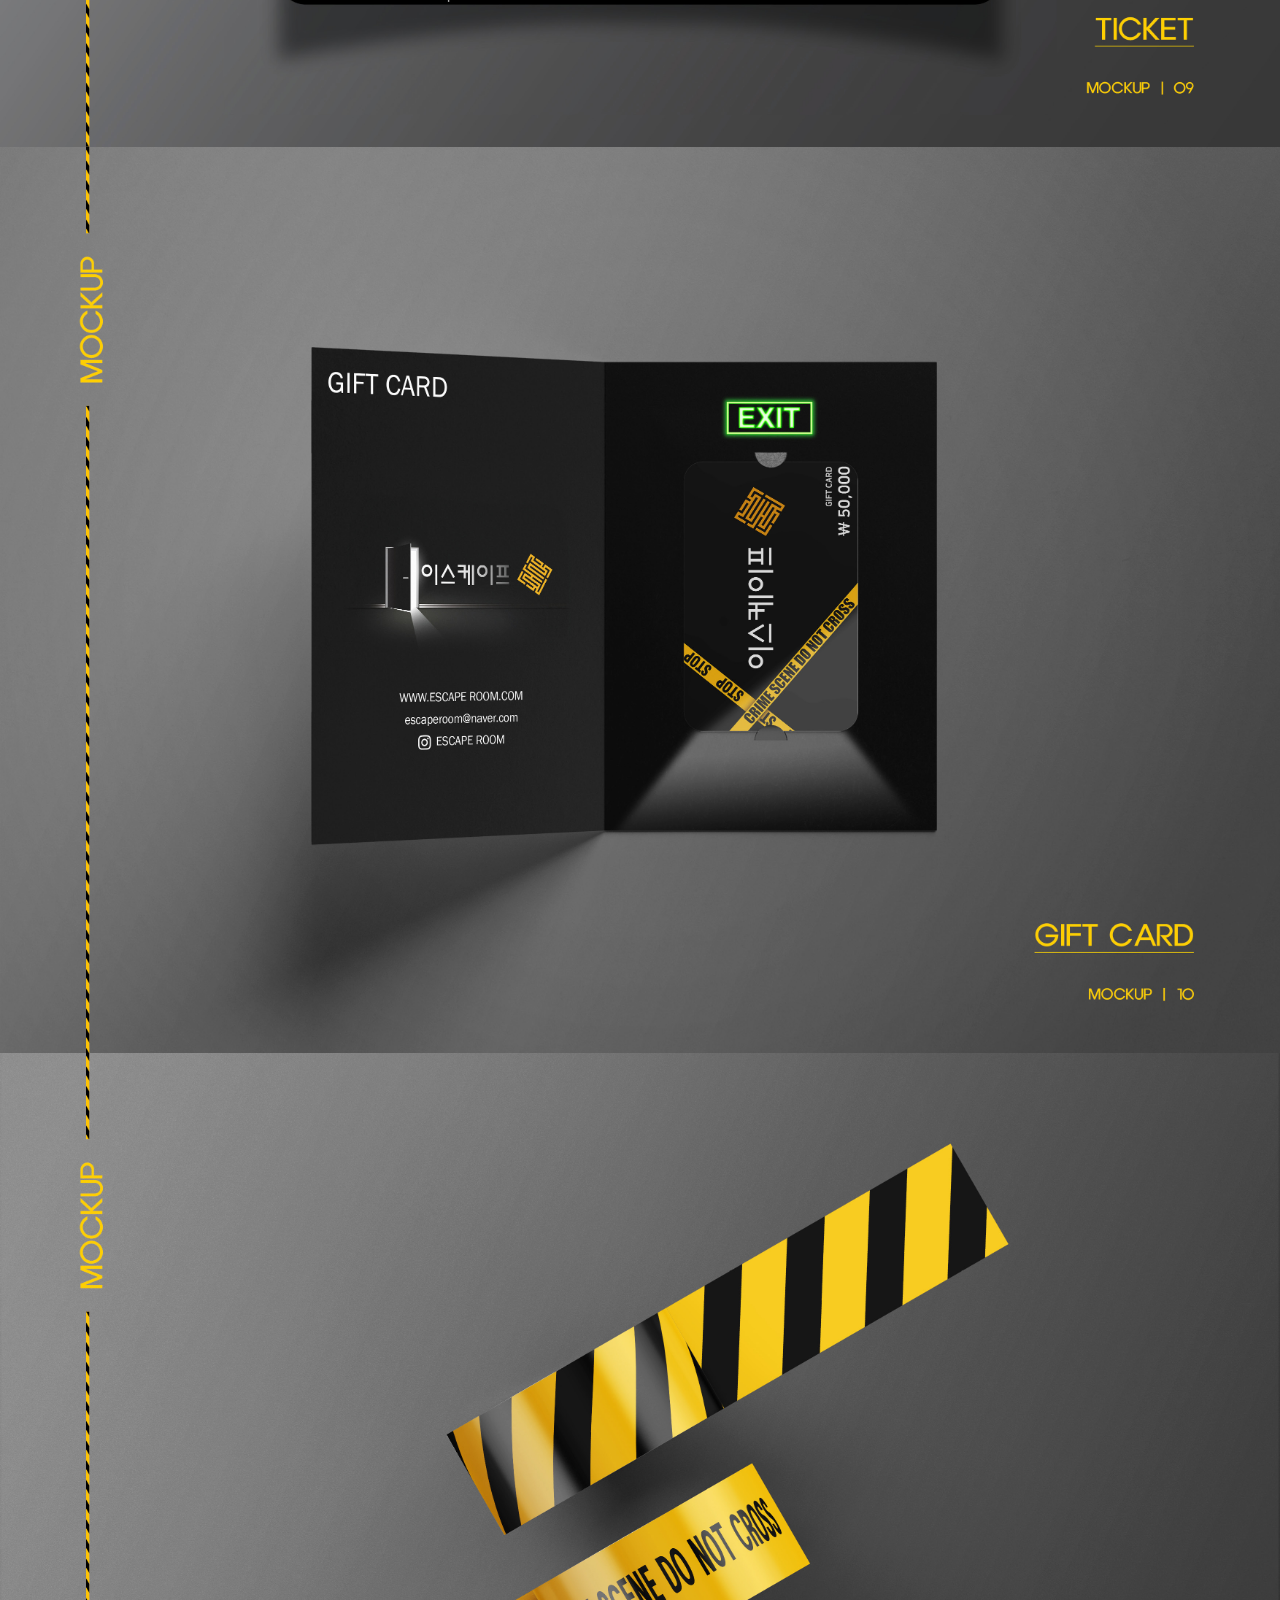
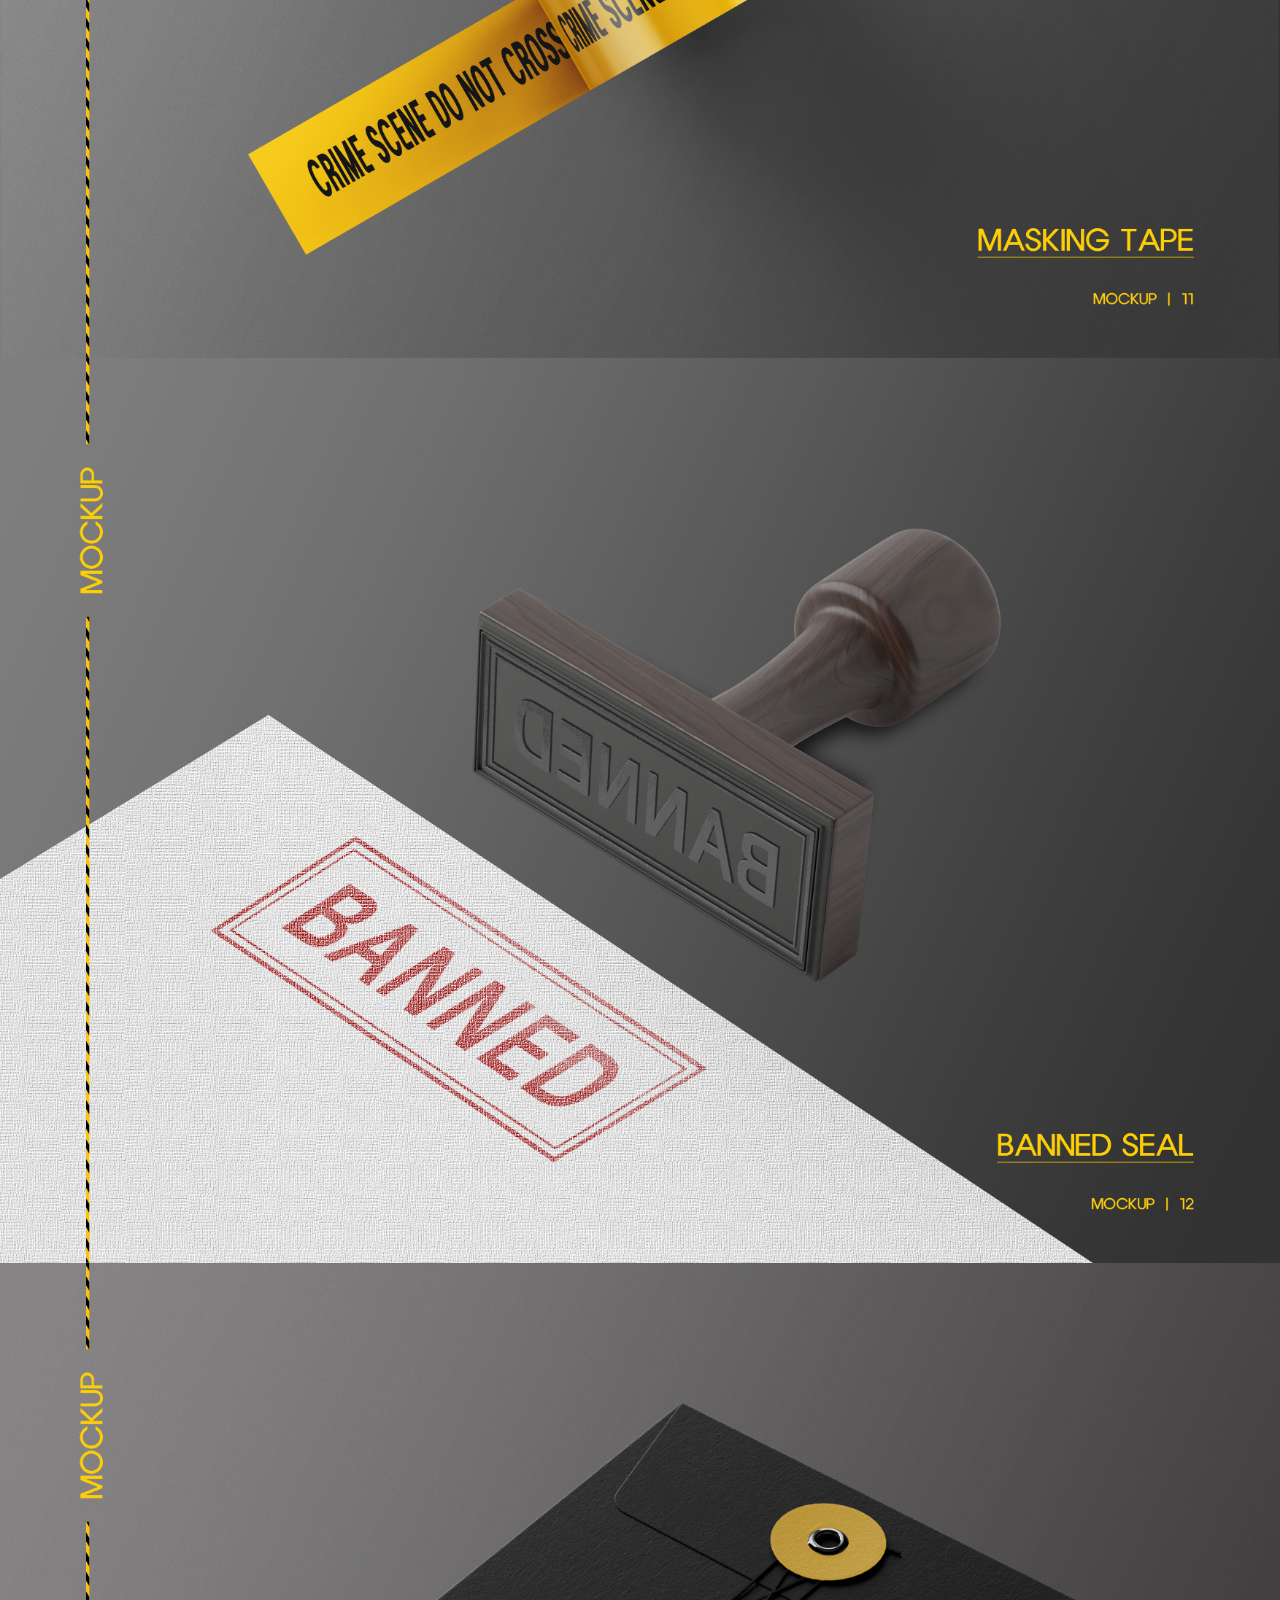
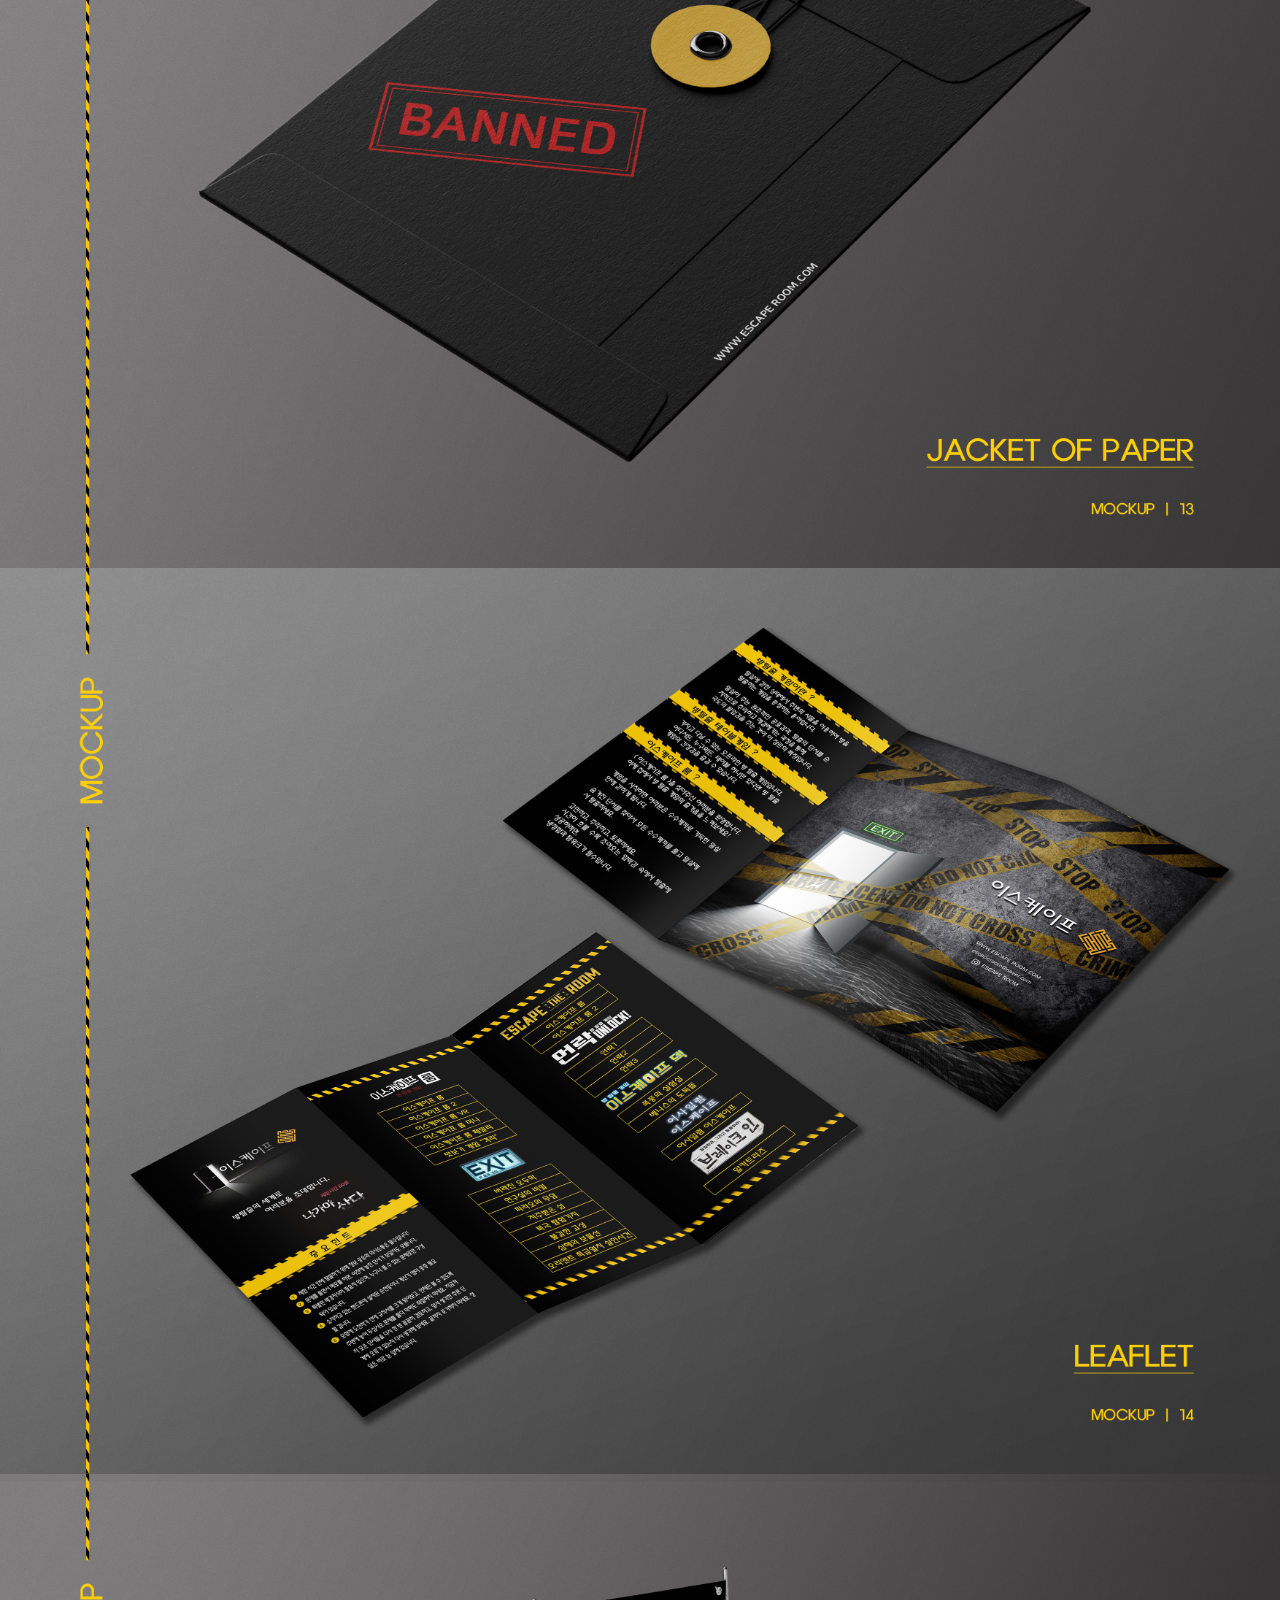
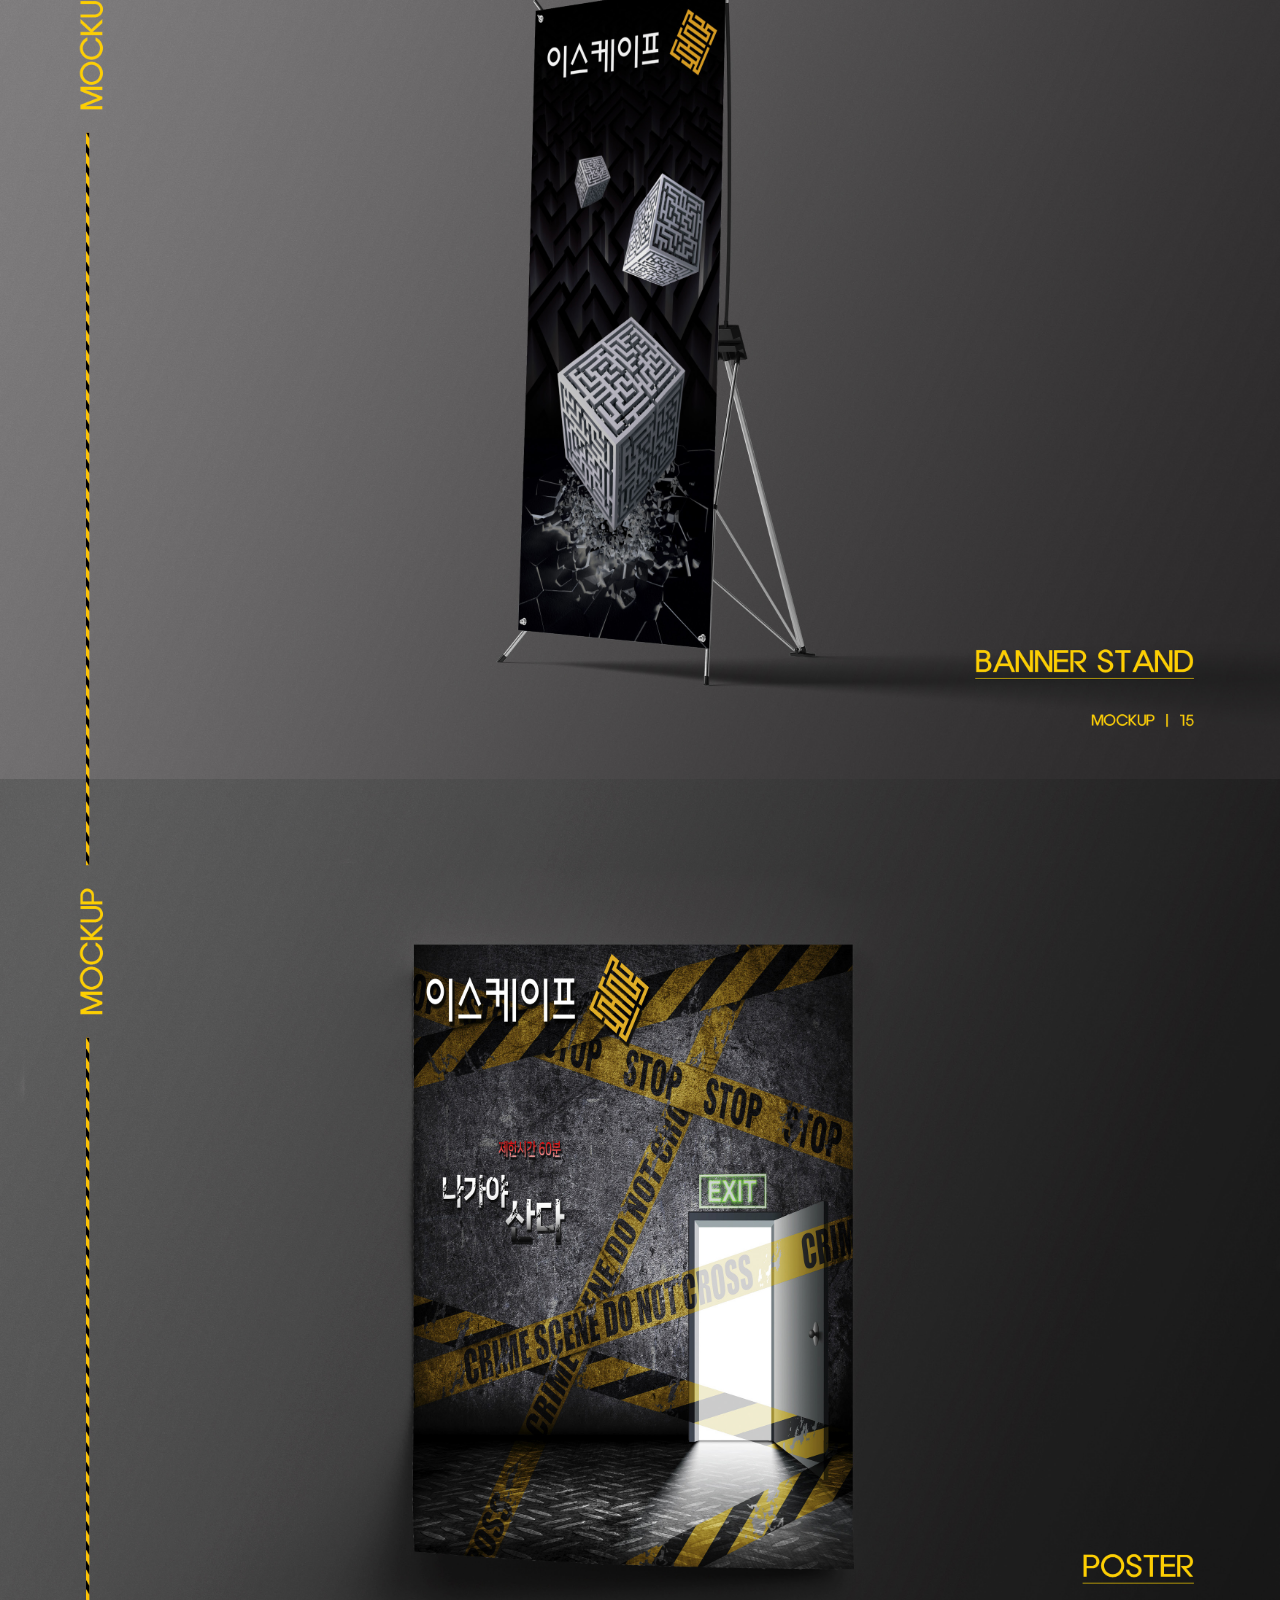
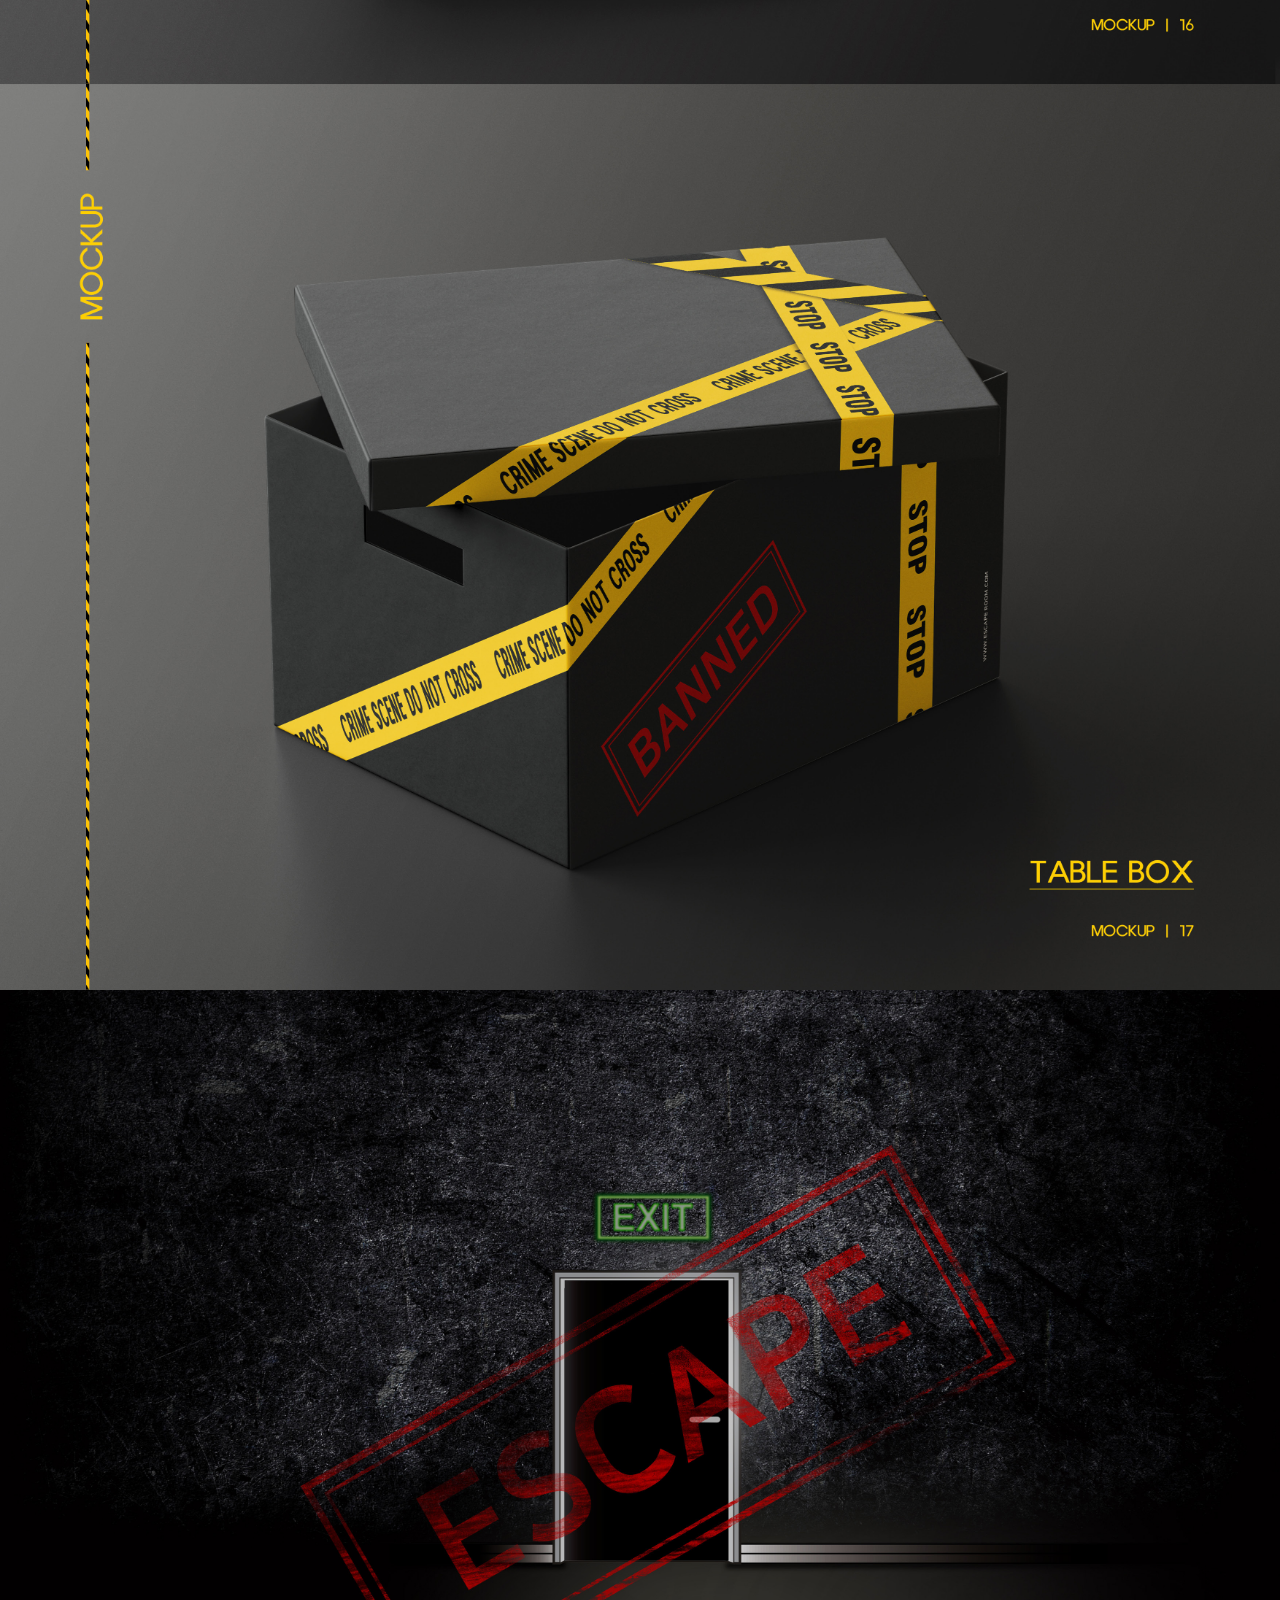
<file: escaperoom.html>
<!DOCTYPE html>
<html lang="ko">
<head>
  <meta charset="UTF-8">
  <meta http-equiv="X-UA-Compatible" content="IE=edge">
  <meta name="viewport" content="width=device-width, initial-scale=1.0">
  <link href="images/icpn_escaperoom.png" rel="icon" type="image/png" sizes="32x32" ><!--파비콘-->
  <title>escaperoom</title>
  <style>
    *{margin: 0; padding: 0;}
    img{
      display: block;
      width: 100%;
    }
  </style>
</head>
<body>
  <img src="images/escaperoom1.jpg" alt="">
  <img src="images/escaperoom2.jpg" alt="">
  <img src="images/escaperoom3.jpg" alt="">
  <img src="images/escaperoom4.jpg" alt="">
  <img src="images/escaperoom5.jpg" alt="">
  <img src="images/escaperoom6.jpg" alt="">
  <img src="images/escaperoom7.jpg" alt="">
  <img src="images/escaperoom8.jpg" alt="">
  <img src="images/escaperoom9.jpg" alt="">
  <img src="images/escaperoom10.jpg" alt="">
  <img src="images/escaperoom11.jpg" alt="">
  <img src="images/escaperoom12.jpg" alt="">
  <img src="images/escaperoom13.jpg" alt="">
  <img src="images/escaperoom14.jpg" alt="">
  <img src="images/escaperoom15.jpg" alt="">
  <img src="images/escaperoom16.jpg" alt="">
  <img src="images/escaperoom17.jpg" alt="">
  <img src="images/escaperoom30.jpg" alt="">


</body>
</html>
</file>
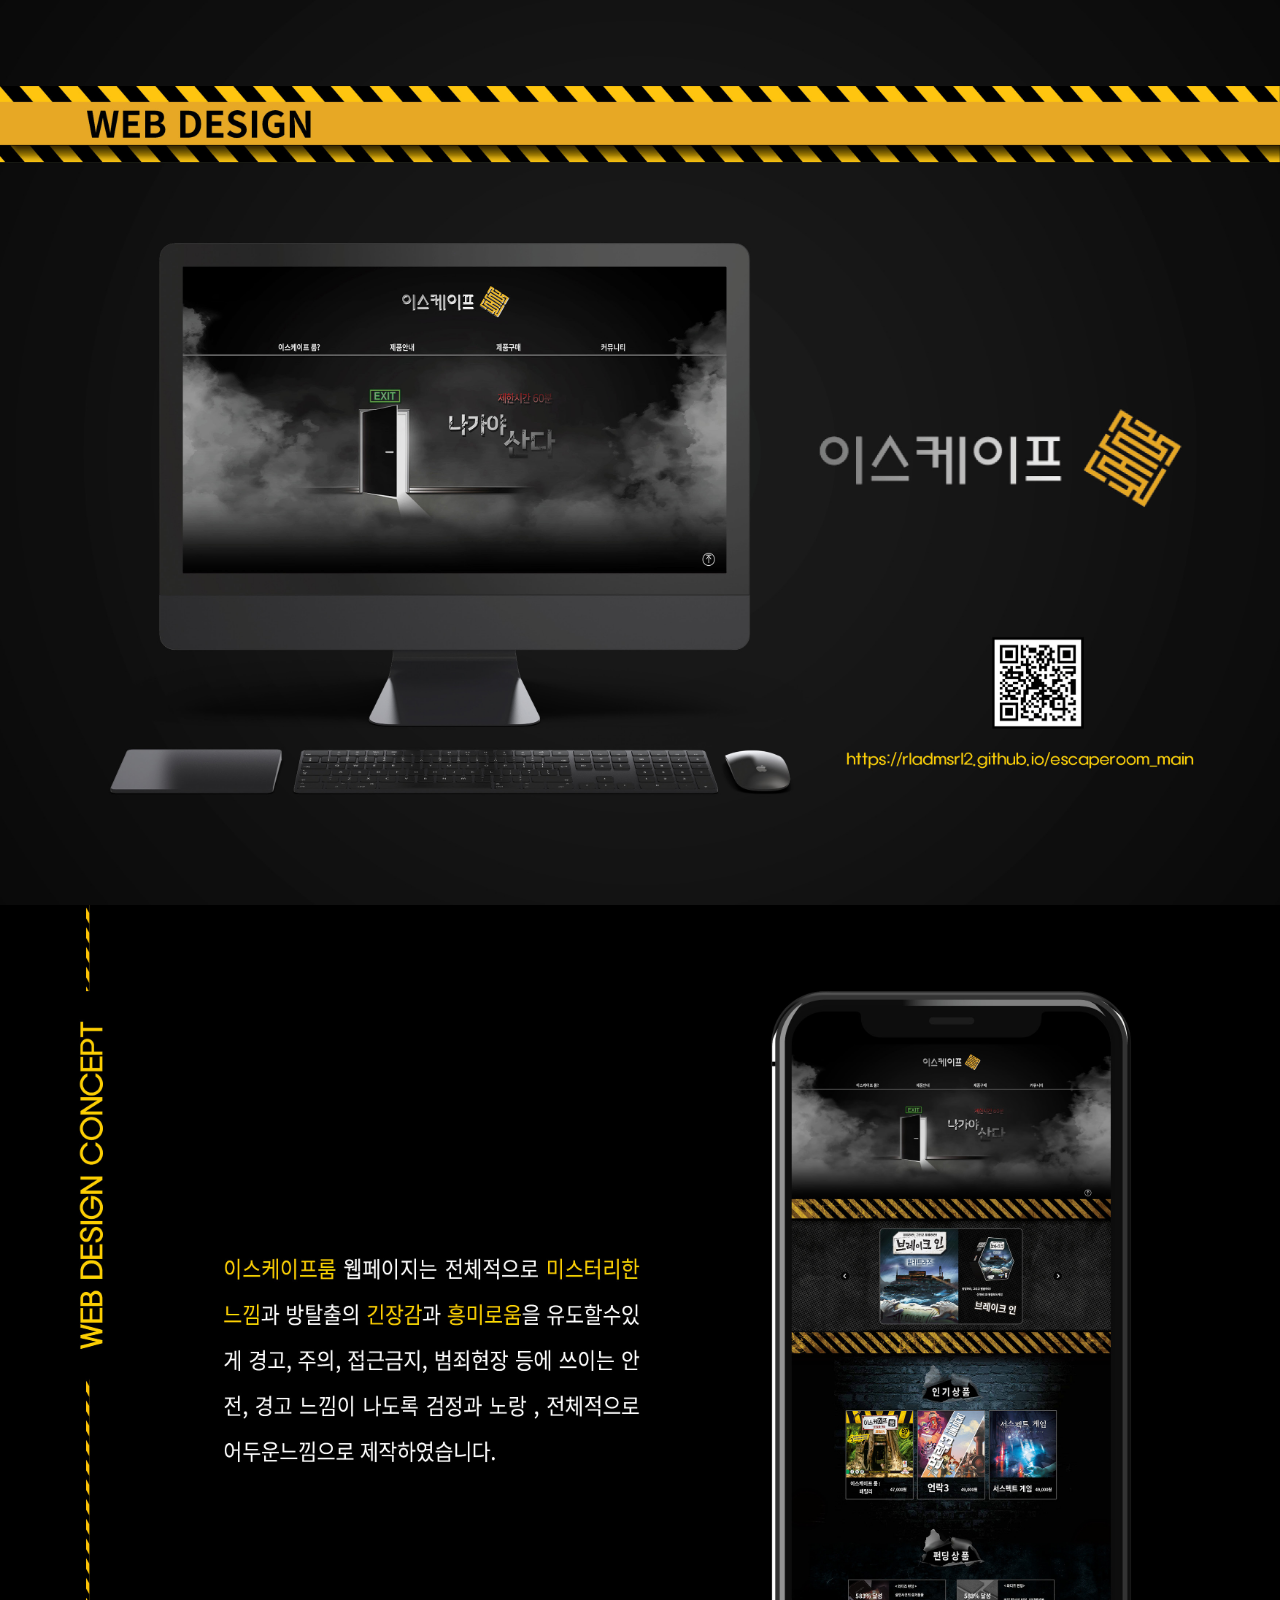
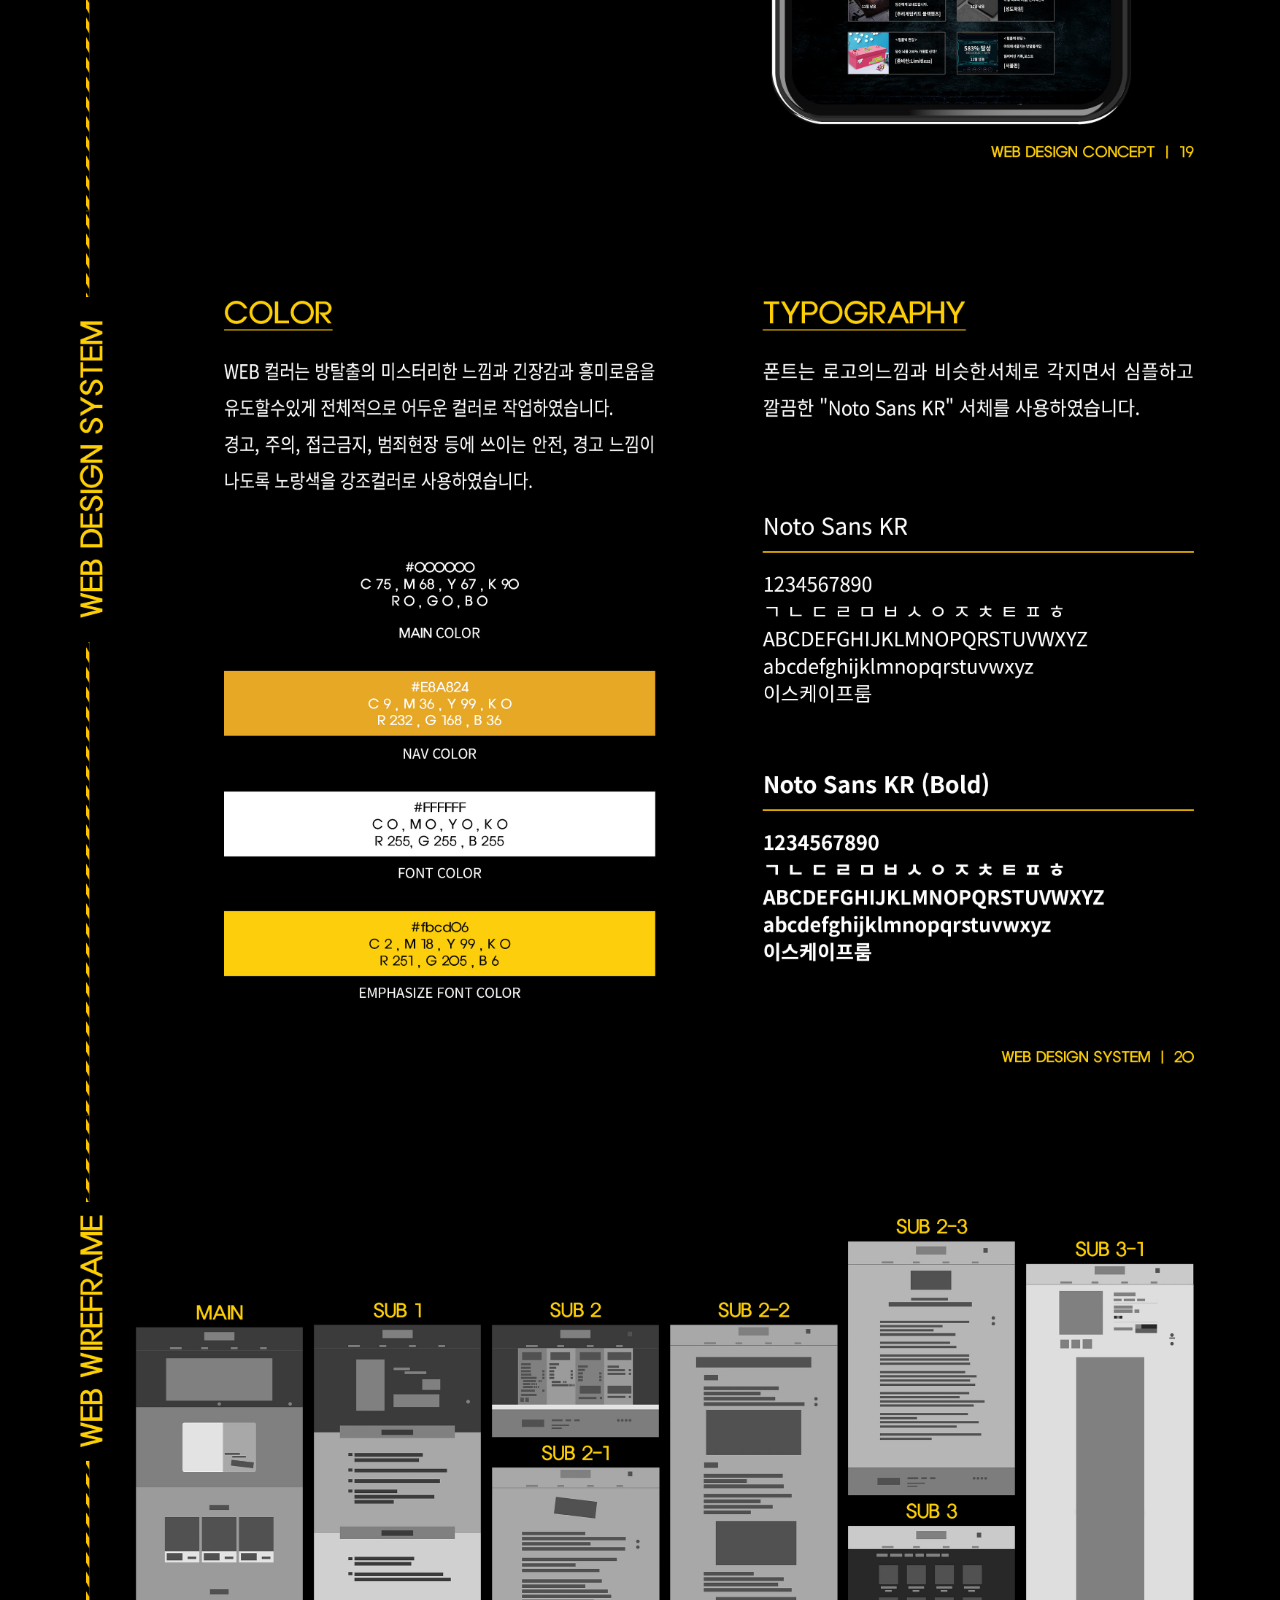
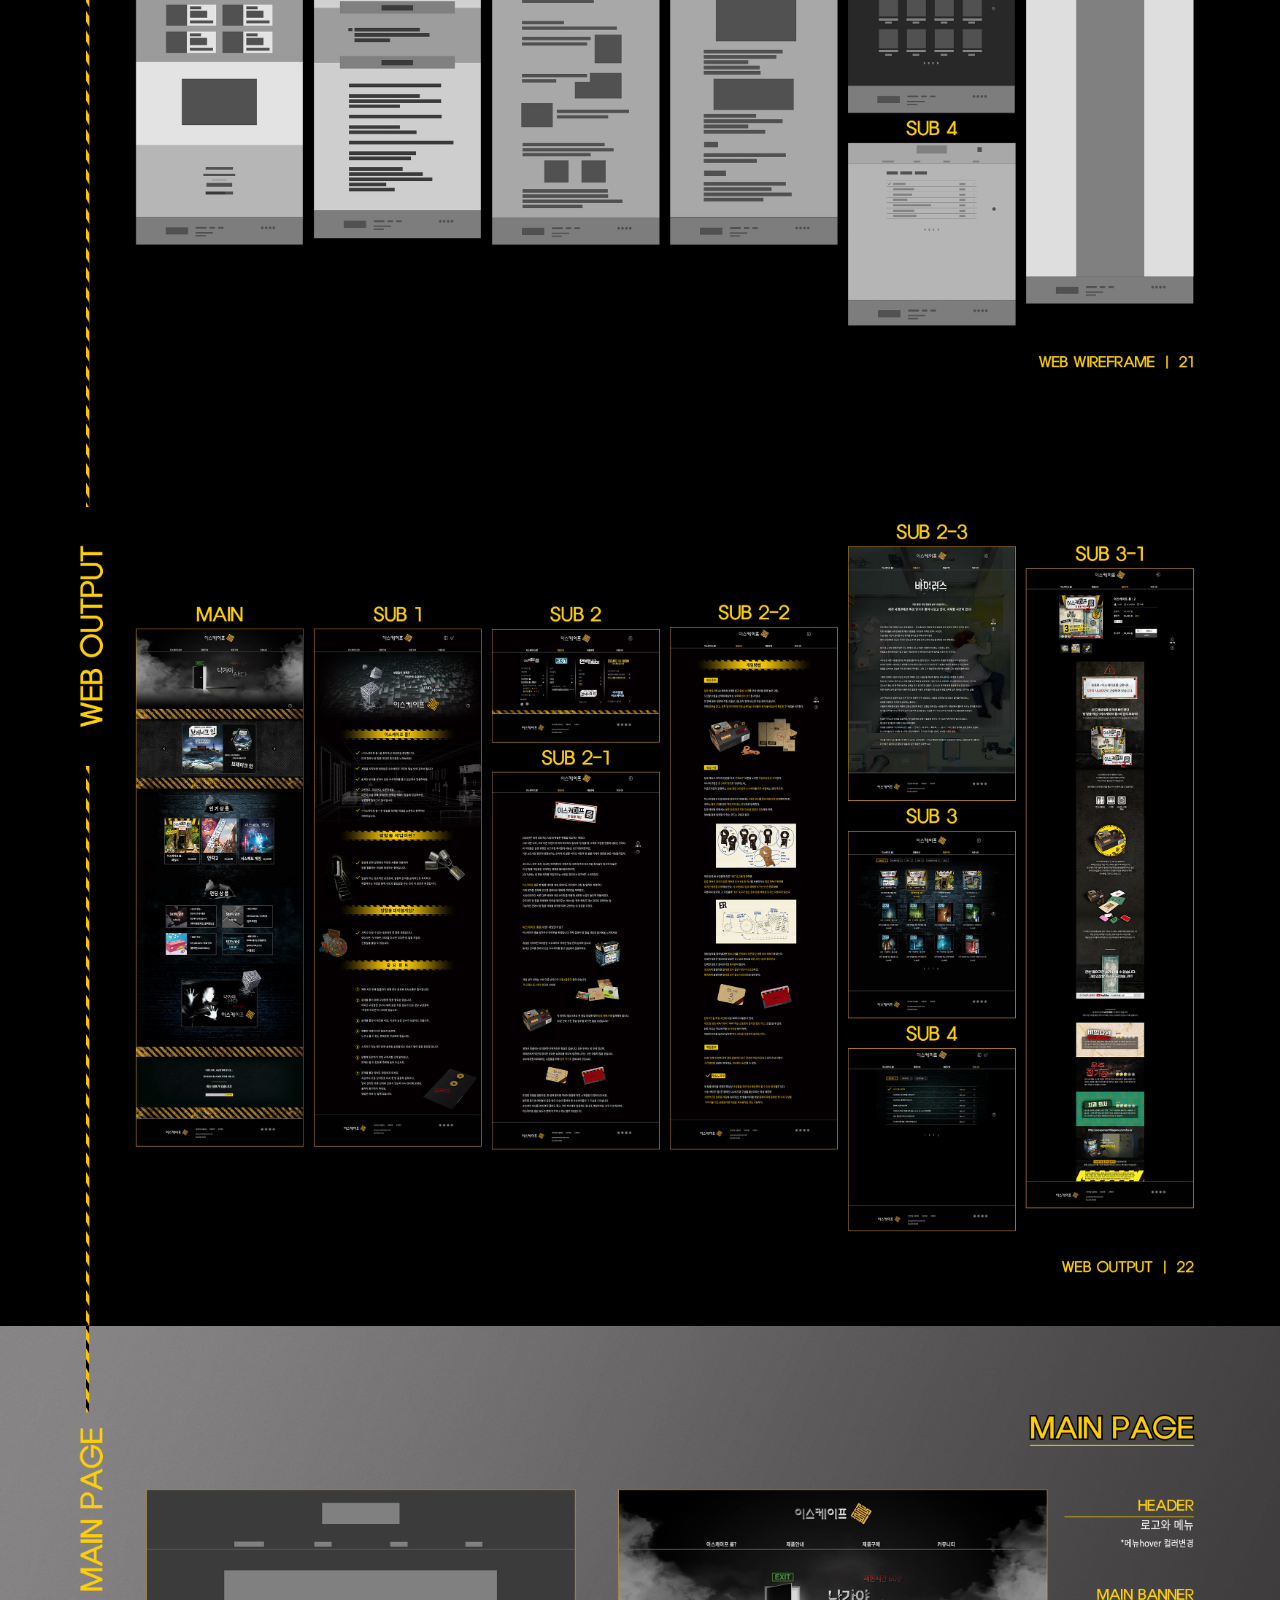
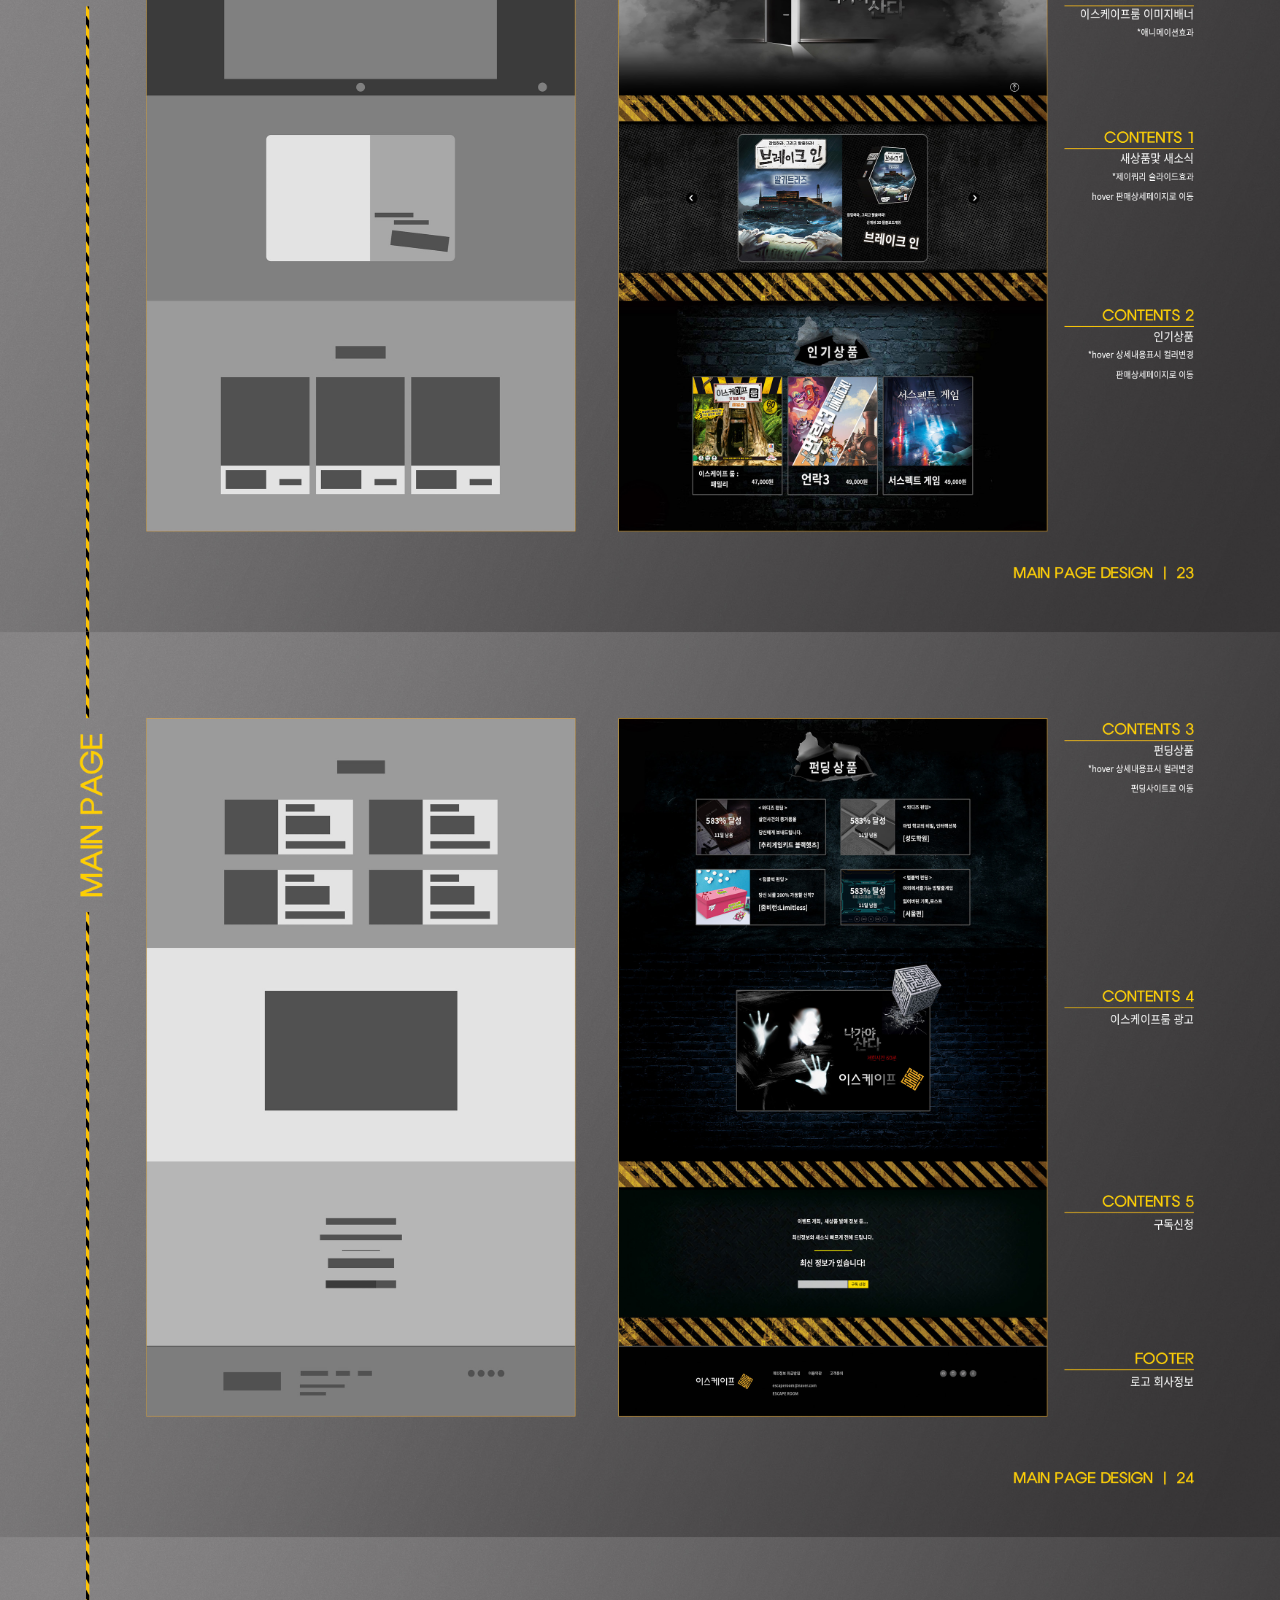
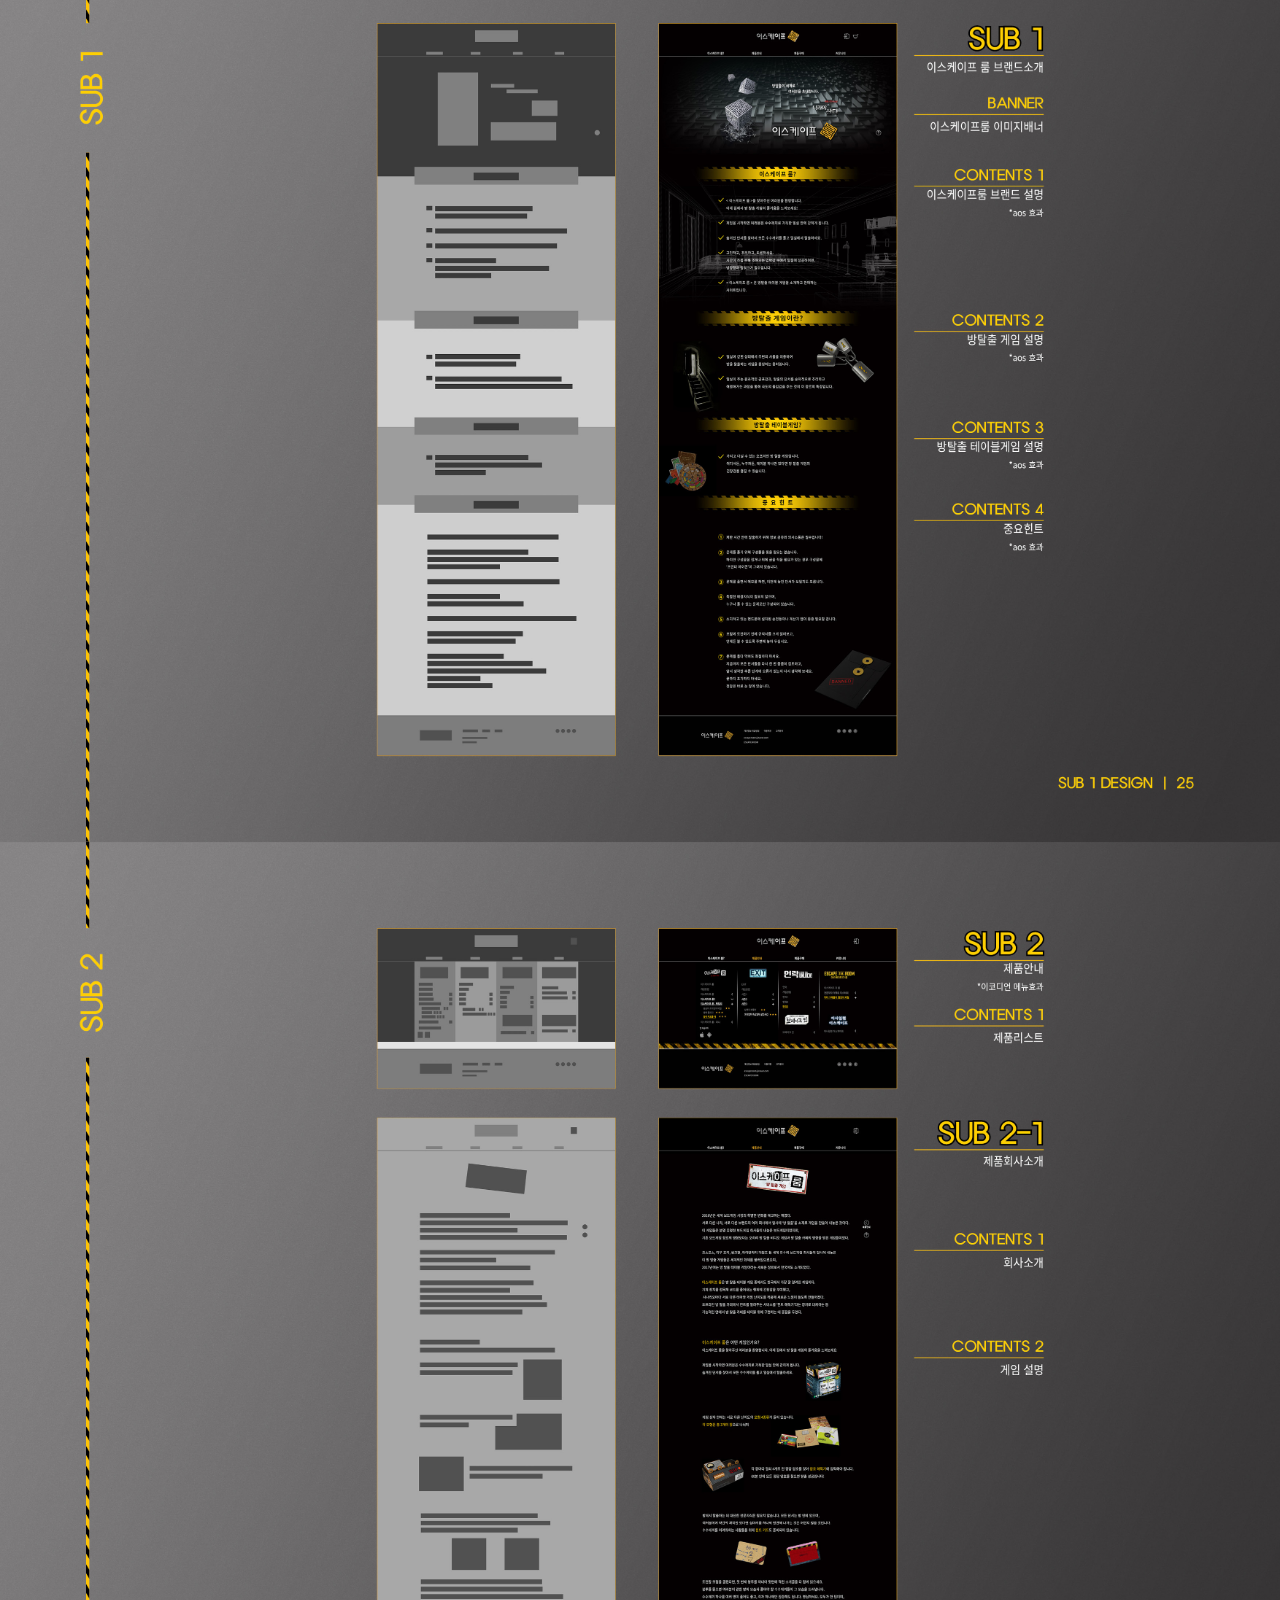
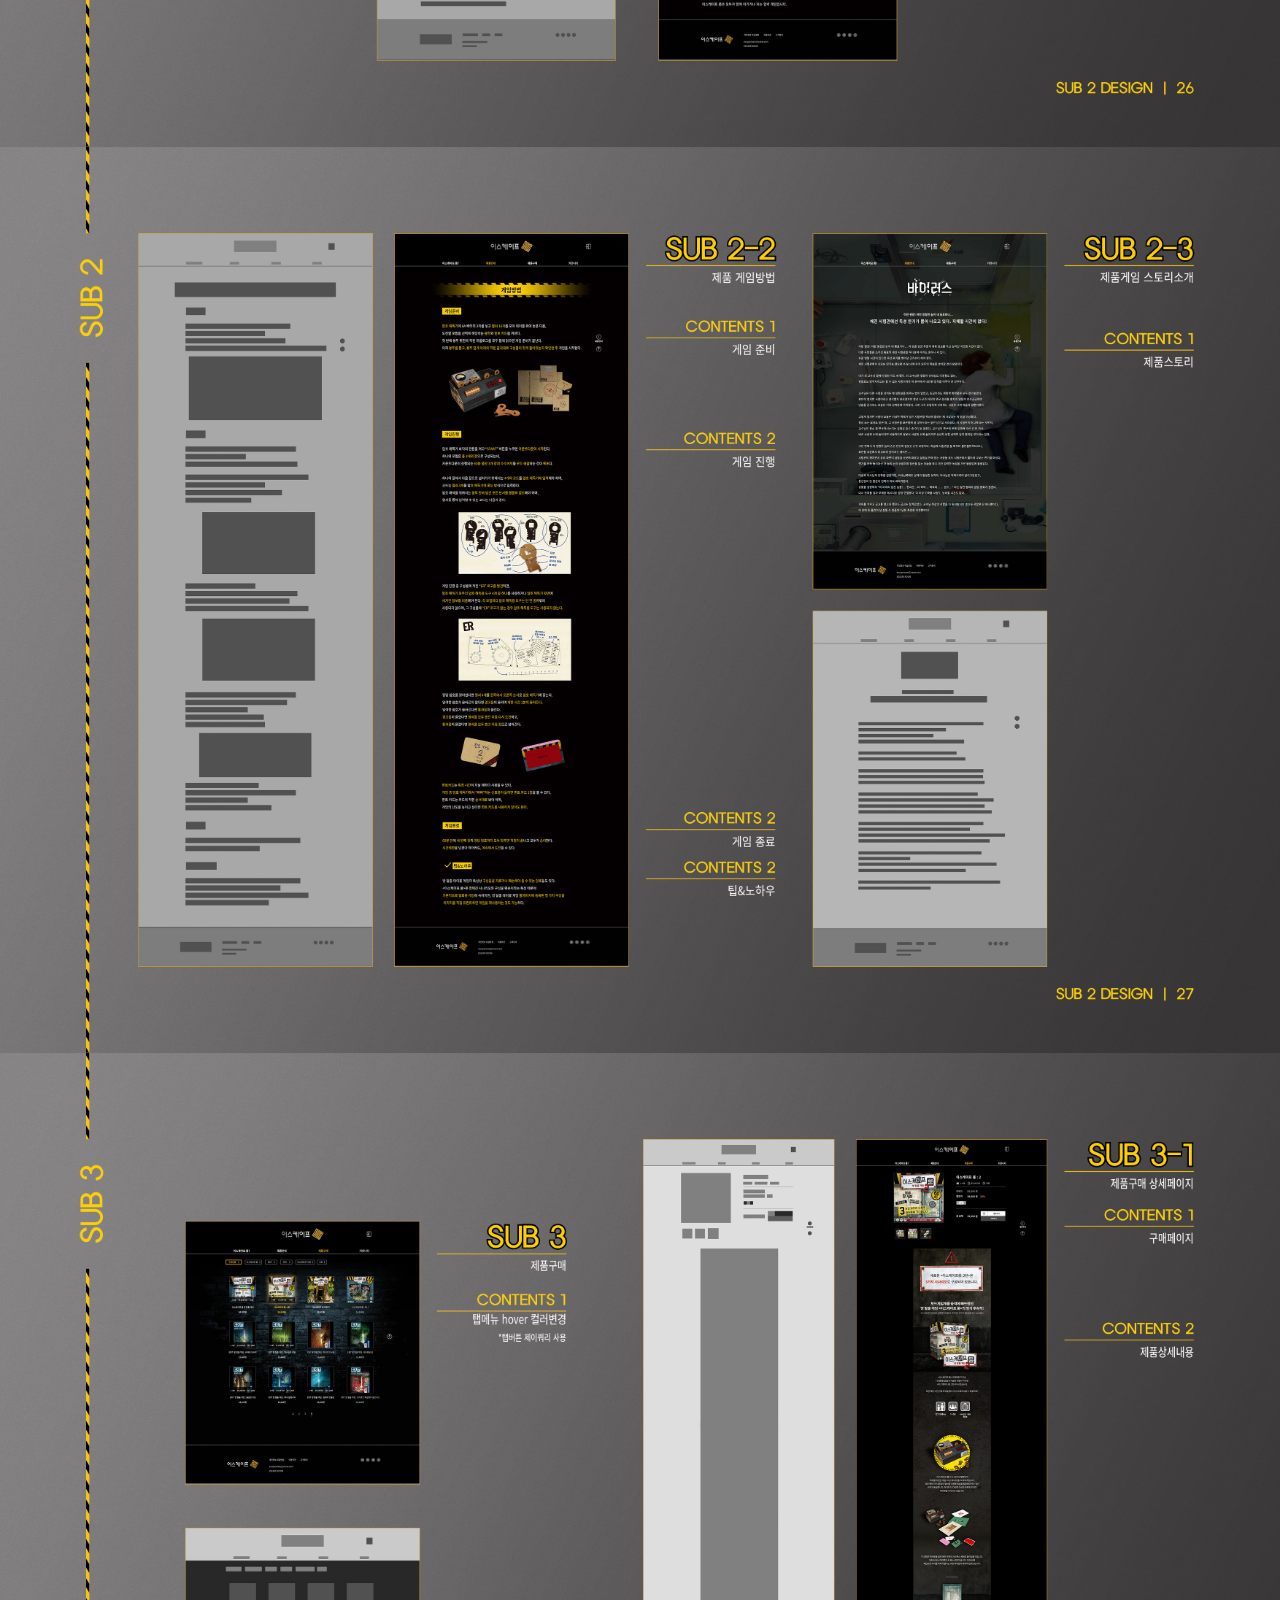
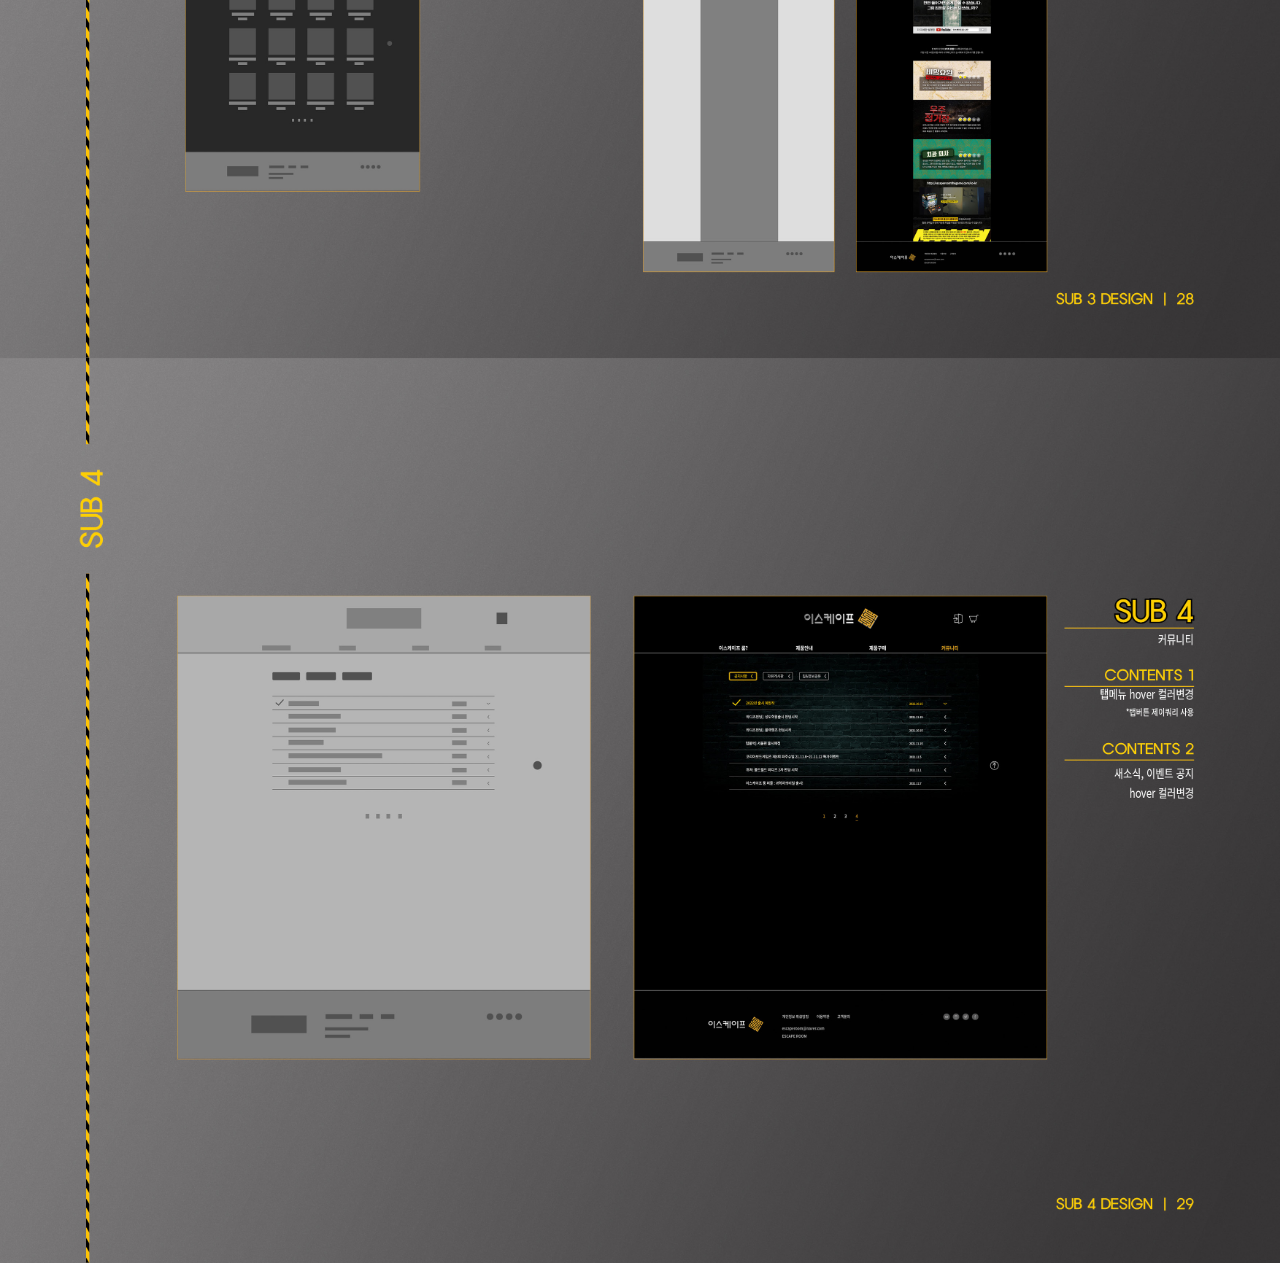
<file: escaperoom_web.html>
<!DOCTYPE html>
<html lang="ko">
<head>
  <meta charset="UTF-8">
  <meta http-equiv="X-UA-Compatible" content="IE=edge">
  <meta name="viewport" content="width=device-width, initial-scale=1.0">
  <link href="images/icpn_escaperoom.png" rel="icon" type="image/png" sizes="32x32" ><!--파비콘-->
  <title>escaperoom_web</title>
  <style>
    *{margin: 0; padding: 0;}
    img{
      display: block;
      width: 100%;
    }
  </style>
</head>
<body>
  <img src="images/escaperoom18.jpg" alt="">
  <img src="images/escaperoom19.jpg" alt="">
  <img src="images/escaperoom20.jpg" alt="">
  <img src="images/escaperoom21.jpg" alt="">
  <img src="images/escaperoom22.jpg" alt="">
  <img src="images/escaperoom23.jpg" alt="">
  <img src="images/escaperoom24.jpg" alt="">
  <img src="images/escaperoom25.jpg" alt="">
  <img src="images/escaperoom26.jpg" alt="">
  <img src="images/escaperoom27.jpg" alt="">
  <img src="images/escaperoom28.jpg" alt="">
  <img src="images/escaperoom29.jpg" alt="">

</body>
</html>
</file>
